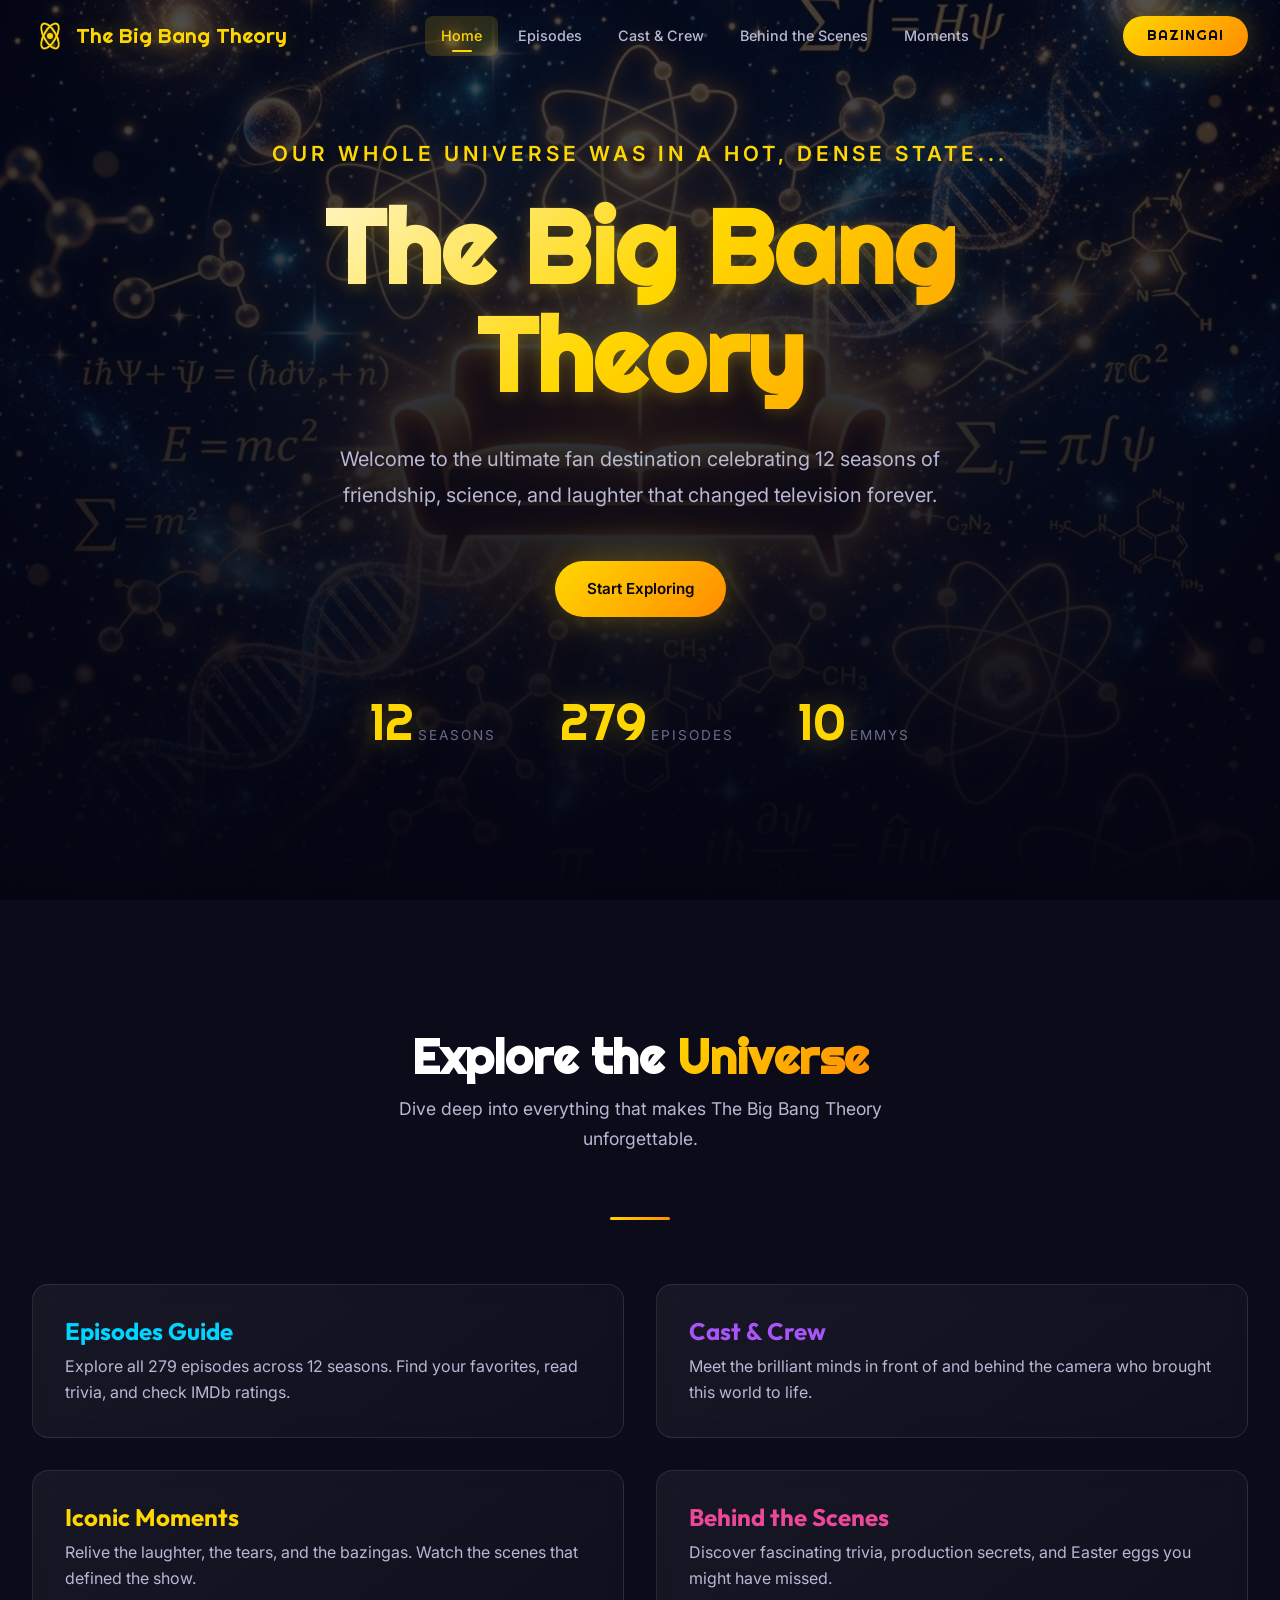
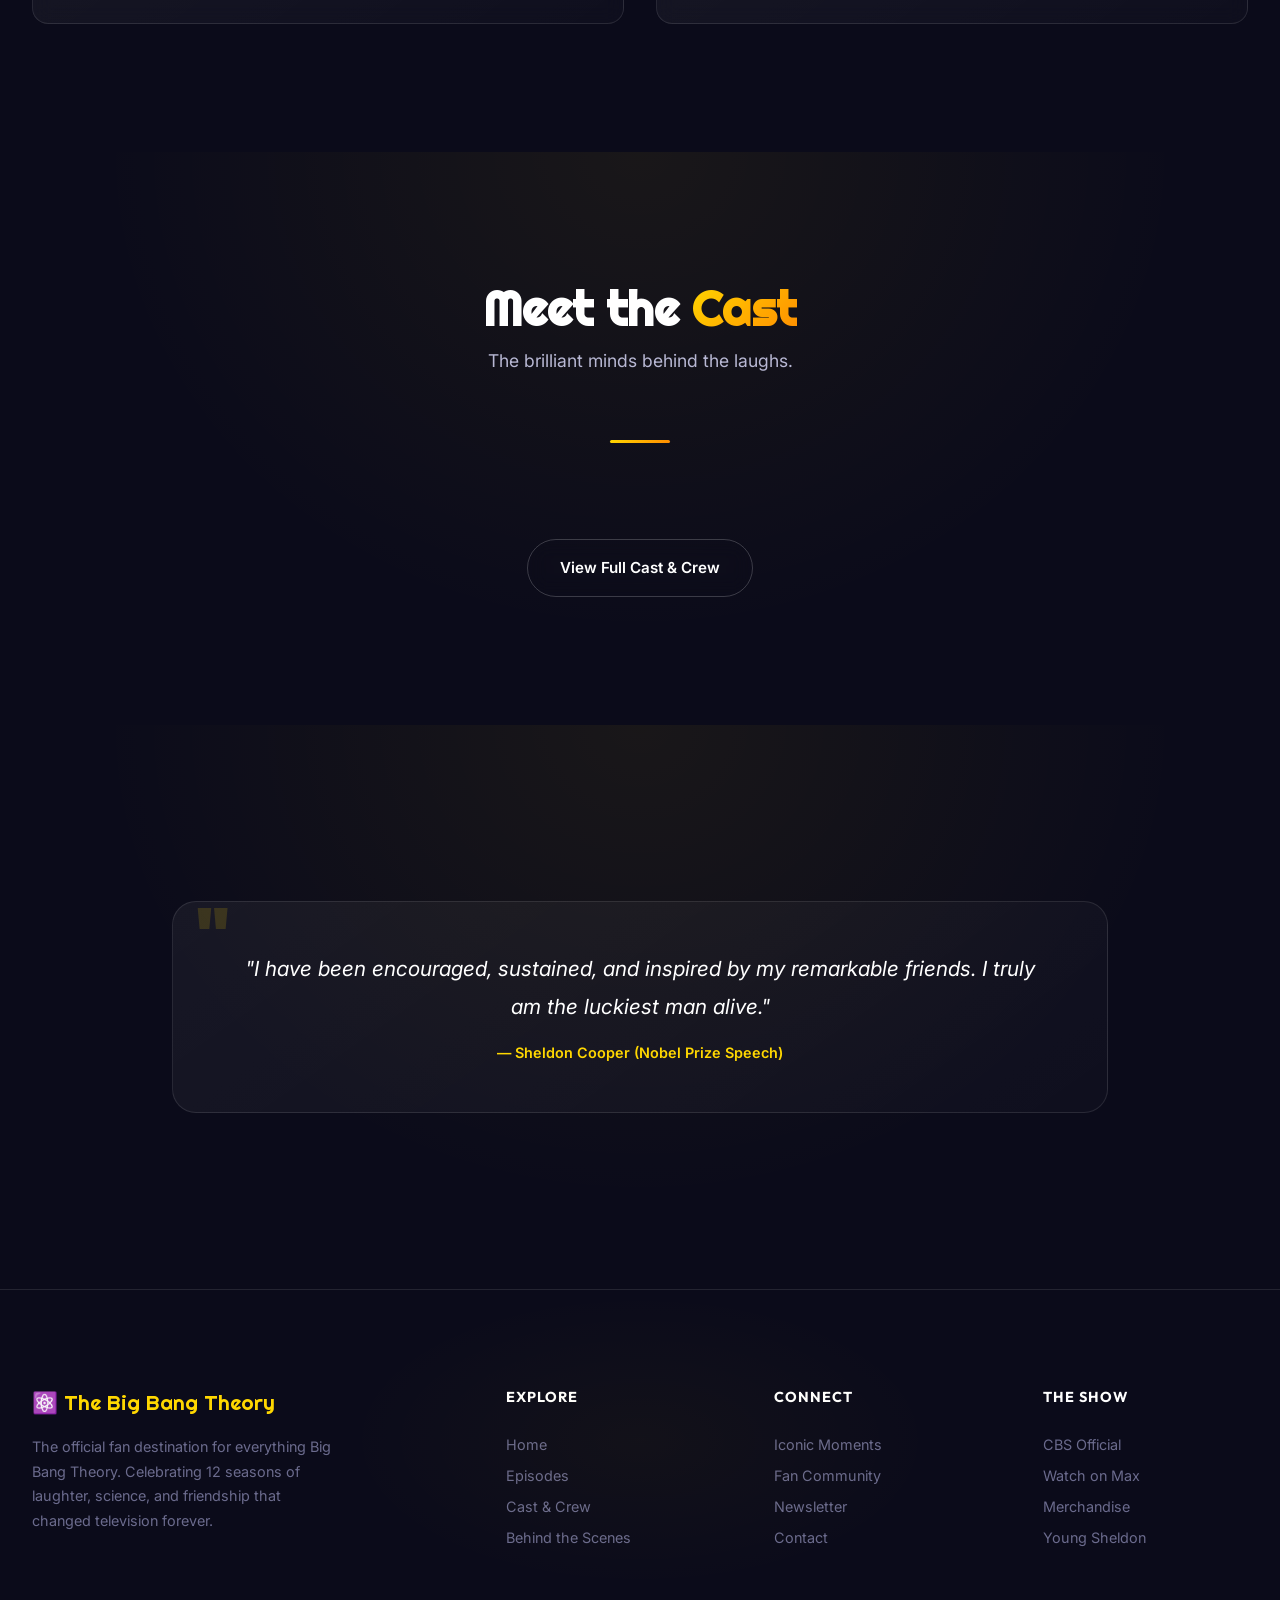
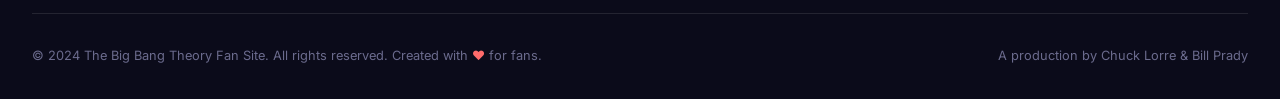
<file: index.html>
<!DOCTYPE html>
<html lang="en">
<head>
    <meta charset="UTF-8">
    <meta name="viewport" content="width=device-width, initial-scale=1.0">
    <title>The Big Bang Theory - Official Fan Website</title>
    <meta name="description" content="The ultimate fan destination for The Big Bang Theory. Explore episodes, iconic moments, cast details, and behind-the-scenes trivia.">
    <link rel="stylesheet" href="css/styles.css">
</head>
<body>
    <div class="stars-bg"></div>
    
    <!-- Navigation (Injected via JS) -->
    <div id="nav-placeholder"></div>

    <!-- Hero Section -->
    <header class="hero">
        <div class="hero-bg" id="main-hero-bg" style="background-image: url('images/hero-banner.jpg'); opacity: 0.4;"></div>
        <div class="hero-content">
            <div class="hero-tagline reveal">Our whole universe was in a hot, dense state...</div>
            <h1 class="hero-title reveal reveal-delay-1">The Big Bang Theory</h1>
            <p class="hero-description reveal reveal-delay-2">
                Welcome to the ultimate fan destination celebrating 12 seasons of friendship, 
                science, and laughter that changed television forever.
            </p>
            <div class="reveal reveal-delay-3">
                <a href="#explore" class="btn btn-primary" onclick="scrollToSection('explore'); return false;">
                    Start Exploring
                </a>
            </div>
            
            <div class="hero-stats reveal reveal-delay-4">
                <div class="hero-stat">
                    <span class="hero-stat-number count-up" data-count="12">0</span>
                    <span class="hero-stat-label">Seasons</span>
                </div>
                <div class="hero-stat">
                    <span class="hero-stat-number count-up" data-count="279">0</span>
                    <span class="hero-stat-label">Episodes</span>
                </div>
                <div class="hero-stat">
                    <span class="hero-stat-number count-up" data-count="10">0</span>
                    <span class="hero-stat-label">Emmys</span>
                </div>
            </div>
        </div>
    </header>

    <!-- Explore Section -->
    <section id="explore" class="section section-dark">
        <div class="container">
            <div class="section-header reveal">
                <h2 class="section-title">Explore the <span class="highlight">Universe</span></h2>
                <p class="section-subtitle">Dive deep into everything that makes The Big Bang Theory unforgettable.</p>
            </div>

            <div class="grid grid-2">
                <a href="episodes.html" class="card reveal">
                    <h3 class="font-heading" style="font-size: 1.5rem; margin-bottom: 0.5rem; color: var(--accent-cyan);">Episodes Guide</h3>
                    <p class="text-secondary">Explore all 279 episodes across 12 seasons. Find your favorites, read trivia, and check IMDb ratings.</p>
                </a>
                
                <a href="cast.html" class="card reveal reveal-delay-1">
                    <h3 class="font-heading" style="font-size: 1.5rem; margin-bottom: 0.5rem; color: var(--accent-purple);">Cast & Crew</h3>
                    <p class="text-secondary">Meet the brilliant minds in front of and behind the camera who brought this world to life.</p>
                </a>
                
                <a href="moments.html" class="card reveal reveal-delay-2">
                    <h3 class="font-heading" style="font-size: 1.5rem; margin-bottom: 0.5rem; color: var(--accent-gold);">Iconic Moments</h3>
                    <p class="text-secondary">Relive the laughter, the tears, and the bazingas. Watch the scenes that defined the show.</p>
                </a>
                
                <a href="behind-the-scenes.html" class="card reveal reveal-delay-3">
                    <h3 class="font-heading" style="font-size: 1.5rem; margin-bottom: 0.5rem; color: var(--accent-pink);">Behind the Scenes</h3>
                    <p class="text-secondary">Discover fascinating trivia, production secrets, and Easter eggs you might have missed.</p>
                </a>
            </div>
        </div>
    </section>

    <!-- Cast Section (Dynamically Loaded) -->
    <section class="section section-glass">
        <div class="container">
            <div class="section-header reveal">
                <h2 class="section-title">Meet the <span class="highlight">Cast</span></h2>
                <p class="section-subtitle">The brilliant minds behind the laughs.</p>
            </div>
            
            <div id="home-cast-gallery" class="grid grid-auto-fit reveal">
                <!-- Cast images loaded via TVMaze API -->
            </div>
            
            <div class="text-center reveal" style="margin-top: 2rem;">
                <a href="cast.html" class="btn btn-secondary">View Full Cast & Crew</a>
            </div>
        </div>
    </section>

    <!-- Quote Section -->
    <section class="section section-glass">
        <div class="container container-narrow">
            <div class="quote-block reveal">
                <p class="quote-text">"I have been encouraged, sustained, and inspired by my remarkable friends. I truly am the luckiest man alive."</p>
                <div class="quote-author">— Sheldon Cooper (Nobel Prize Speech)</div>
            </div>
        </div>
    </section>

    <!-- Footer (Injected via JS) -->
    <div id="footer-placeholder"></div>

    <div class="back-to-top">↑</div>

    <!-- Scripts -->
    <script src="js/data.js"></script>
    <script src="js/script.js"></script>
    <script>
        document.addEventListener('DOMContentLoaded', () => {
            document.getElementById('nav-placeholder').innerHTML = getNavHTML('home');
            document.getElementById('footer-placeholder').innerHTML = getFooterHTML();
            initNavigation();
            initCountUp();

            // Fetch official show image from TVMaze
            fetch('https://api.tvmaze.com/shows/66')
                .then(res => res.json())
                .then(data => {
                    if(data && data.image && data.image.original) {
                        const heroBg = document.getElementById('main-hero-bg');
                        heroBg.style.backgroundImage = `url('${data.image.original}')`;
                        heroBg.style.backgroundPosition = 'center top';
                    }
                })
                .catch(err => console.error('Error fetching TVMaze image:', err));

            // Fetch official cast images for home page
            fetch('https://api.tvmaze.com/shows/66/cast')
                .then(res => res.json())
                .then(data => {
                    const gallery = document.getElementById('home-cast-gallery');
                    // Display top 7 main cast members
                    const mainCastNames = ["Sheldon Cooper", "Leonard Hofstadter", "Penny", "Howard Wolowitz", "Rajesh Koothrappali", "Bernadette Rostenkowski-Wolowitz", "Amy Farrah Fowler"];
                    
                    const filteredCast = data.filter(c => mainCastNames.some(name => c.character.name.includes(name))).slice(0, 7);
                    
                    filteredCast.forEach(c => {
                        if (c.person.image && c.person.image.medium) {
                            const characterName = c.character.name.split(' ')[0];
                            const actorName = c.person.name;
                            const imgUrl = c.person.image.original || c.person.image.medium;
                            const html = `
                                <div class="card" style="padding: 0; overflow: hidden; border-radius: var(--radius-lg); text-align: center;">
                                    <div style="height: 300px; background-image: url('${escapeHTML(imgUrl)}'); background-size: cover; background-position: center top;"></div>
                                    <div style="padding: 1rem; background: rgba(0,0,0,0.4);">
                                        <h3 style="font-family: var(--font-heading); margin-bottom: 0.2rem; font-size: 1.1rem;">${escapeHTML(characterName)}</h3>
                                        <p style="color: var(--text-muted); font-size: 0.8rem;">${escapeHTML(actorName)}</p>
                                    </div>
                                </div>
                            `;
                            gallery.insertAdjacentHTML('beforeend', html);
                        }
                    });
                })
                .catch(err => console.error('Error fetching TVMaze cast:', err));
        });
    </script>
</body>
</html>
</file>
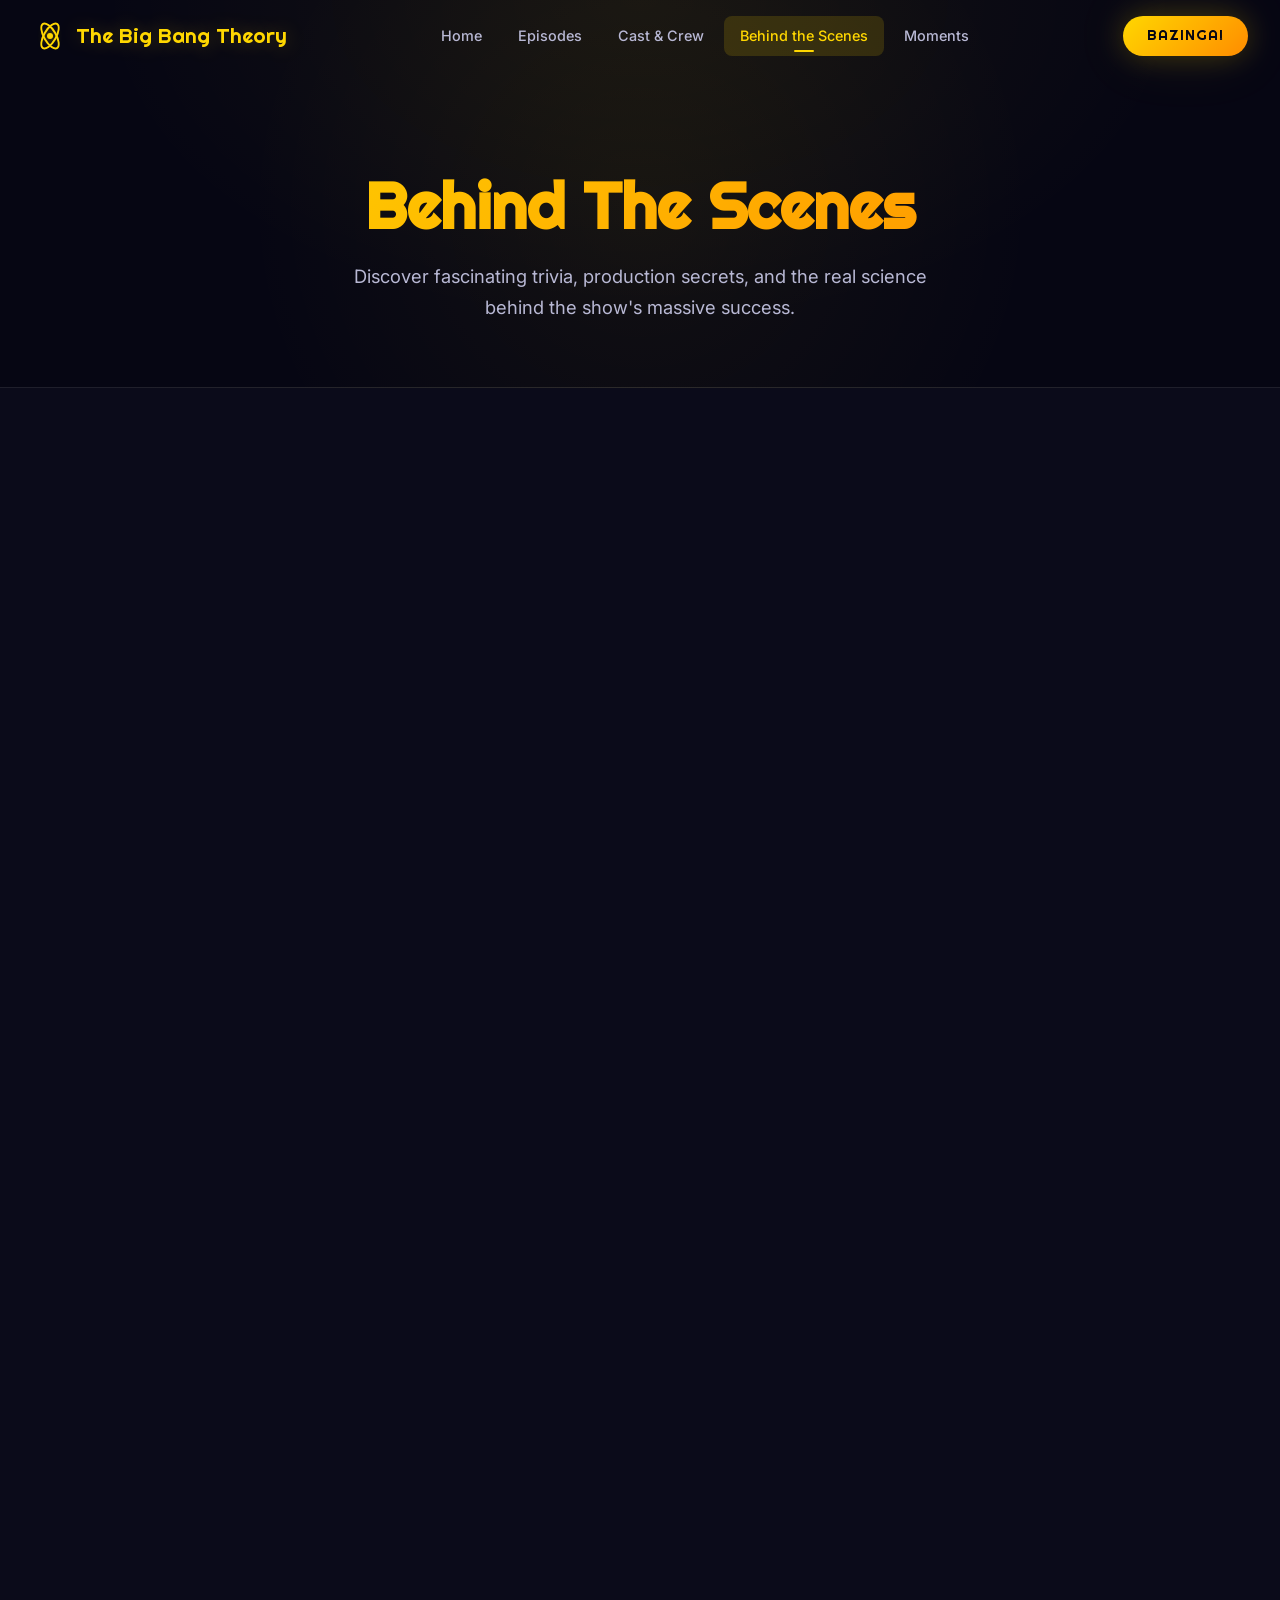
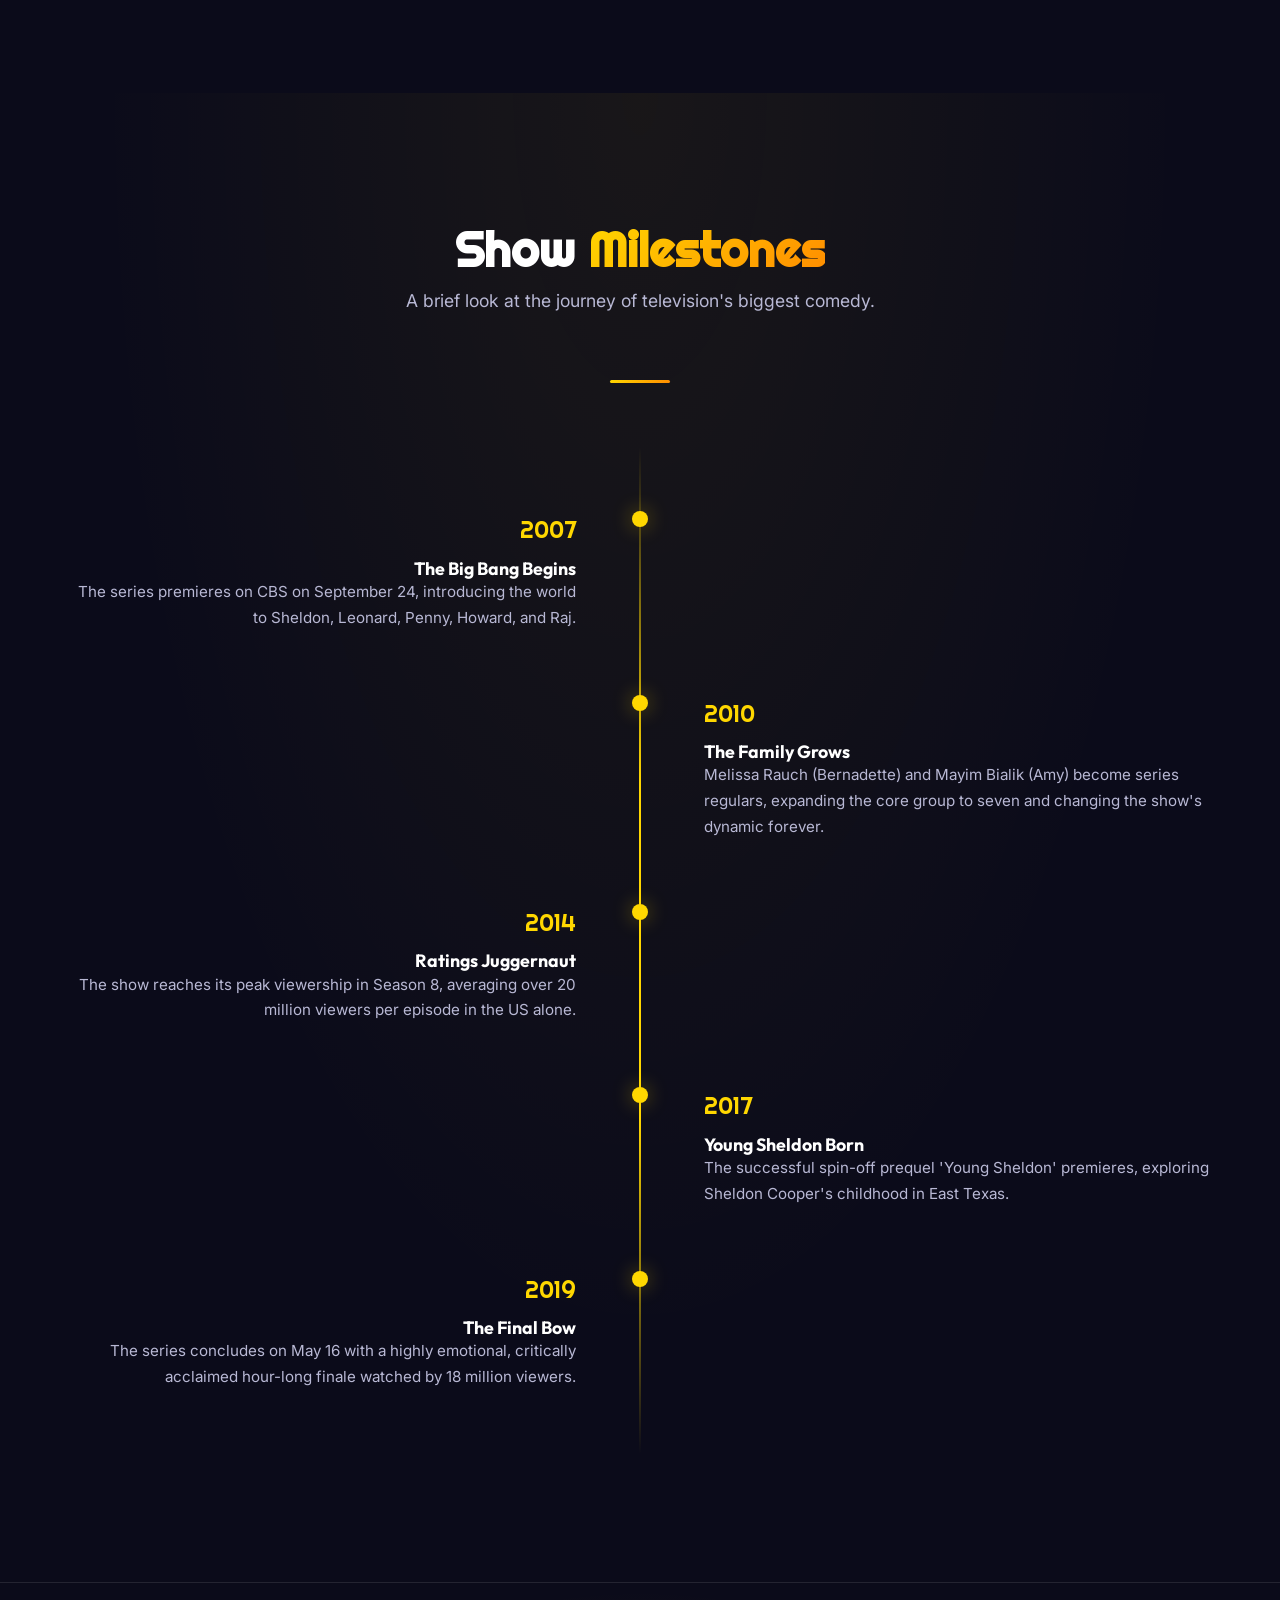
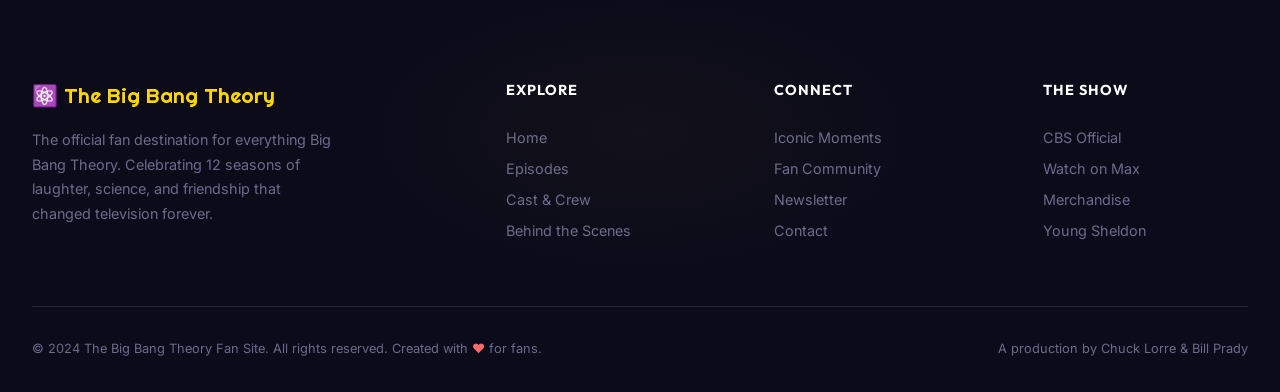
<file: behind-the-scenes.html>
<!DOCTYPE html>
<html lang="en">
<head>
    <meta charset="UTF-8">
    <meta name="viewport" content="width=device-width, initial-scale=1.0">
    <title>Behind the Scenes - The Big Bang Theory Fan Website</title>
    <meta name="description" content="Discover behind the scenes facts, production secrets, and Easter eggs from The Big Bang Theory.">
    <link rel="stylesheet" href="css/styles.css">
</head>
<body>
    <div class="stars-bg"></div>
    <div id="nav-placeholder"></div>

    <header class="page-hero">
        <div class="container">
            <h1 class="page-hero-title reveal">Behind The Scenes</h1>
            <p class="page-hero-subtitle reveal reveal-delay-1">Discover fascinating trivia, production secrets, and the real science behind the show's massive success.</p>
        </div>
    </header>

    <section class="section section-dark">
        <div class="container">
            
            <div class="grid grid-2" id="facts-container">
                <!-- Accordions generated by JS -->
            </div>

        </div>
    </section>

    <!-- Visual Timeline -->
    <section class="section section-glass">
        <div class="container">
            <div class="section-header reveal">
                <h2 class="section-title">Show <span class="highlight">Milestones</span></h2>
                <p class="section-subtitle">A brief look at the journey of television's biggest comedy.</p>
            </div>

            <div class="timeline reveal">
                <div class="timeline-item">
                    <div class="timeline-dot"></div>
                    <div class="timeline-year">2007</div>
                    <div class="timeline-content">
                        <h3 class="font-heading mb-xs">The Big Bang Begins</h3>
                        <p>The series premieres on CBS on September 24, introducing the world to Sheldon, Leonard, Penny, Howard, and Raj.</p>
                    </div>
                </div>
                <div class="timeline-item">
                    <div class="timeline-dot"></div>
                    <div class="timeline-year">2010</div>
                    <div class="timeline-content">
                        <h3 class="font-heading mb-xs">The Family Grows</h3>
                        <p>Melissa Rauch (Bernadette) and Mayim Bialik (Amy) become series regulars, expanding the core group to seven and changing the show's dynamic forever.</p>
                    </div>
                </div>
                <div class="timeline-item">
                    <div class="timeline-dot"></div>
                    <div class="timeline-year">2014</div>
                    <div class="timeline-content">
                        <h3 class="font-heading mb-xs">Ratings Juggernaut</h3>
                        <p>The show reaches its peak viewership in Season 8, averaging over 20 million viewers per episode in the US alone.</p>
                    </div>
                </div>
                <div class="timeline-item">
                    <div class="timeline-dot"></div>
                    <div class="timeline-year">2017</div>
                    <div class="timeline-content">
                        <h3 class="font-heading mb-xs">Young Sheldon Born</h3>
                        <p>The successful spin-off prequel 'Young Sheldon' premieres, exploring Sheldon Cooper's childhood in East Texas.</p>
                    </div>
                </div>
                <div class="timeline-item">
                    <div class="timeline-dot"></div>
                    <div class="timeline-year">2019</div>
                    <div class="timeline-content">
                        <h3 class="font-heading mb-xs">The Final Bow</h3>
                        <p>The series concludes on May 16 with a highly emotional, critically acclaimed hour-long finale watched by 18 million viewers.</p>
                    </div>
                </div>
            </div>
        </div>
    </section>

    <div id="footer-placeholder"></div>
    <div class="back-to-top">↑</div>

    <script src="js/data.js"></script>
    <script src="js/script.js"></script>
    <script>
        document.addEventListener('DOMContentLoaded', () => {
            document.getElementById('nav-placeholder').innerHTML = getNavHTML('bts');
            document.getElementById('footer-placeholder').innerHTML = getFooterHTML();
            initNavigation();
            
            renderFacts();
        });

        function renderFacts() {
            const container = document.getElementById('facts-container');
            
            FUN_FACTS.forEach((category, index) => {
                const delay = Math.min(index * 0.1, 0.4);
                let colClass = 'reveal'; // Default left column
                
                // create column wrapper
                const colWrapper = document.createElement('div');
                colWrapper.className = `flex-col gap-md ${colClass}`;
                colWrapper.style.animationDelay = `${delay}s`;

                // Header
                const headerHtml = `
                    <div class="category-header mt-lg" style="margin-bottom: 1rem;">
                        <h2>${category.icon} ${category.category}</h2>
                    </div>
                `;
                colWrapper.insertAdjacentHTML('beforeend', headerHtml);

                // Accordions
                category.facts.forEach(fact => {
                    const accHtml = `
                        <div class="accordion-item">
                            <div class="accordion-header">
                                <h3>${fact.title}</h3>
                                <span class="accordion-icon">▼</span>
                            </div>
                            <div class="accordion-body">
                                <div class="accordion-content">
                                    ${fact.text}
                                </div>
                            </div>
                        </div>
                    `;
                    colWrapper.insertAdjacentHTML('beforeend', accHtml);
                });

                container.appendChild(colWrapper);
            });

            // Initialize Accordion Logic
            const accordions = document.querySelectorAll('.accordion-header');
            accordions.forEach(acc => {
                acc.addEventListener('click', function() {
                    const item = this.parentElement;
                    // toggle active class
                    item.classList.toggle('active');
                });
            });
        }
    </script>
</body>
</html>
</file>
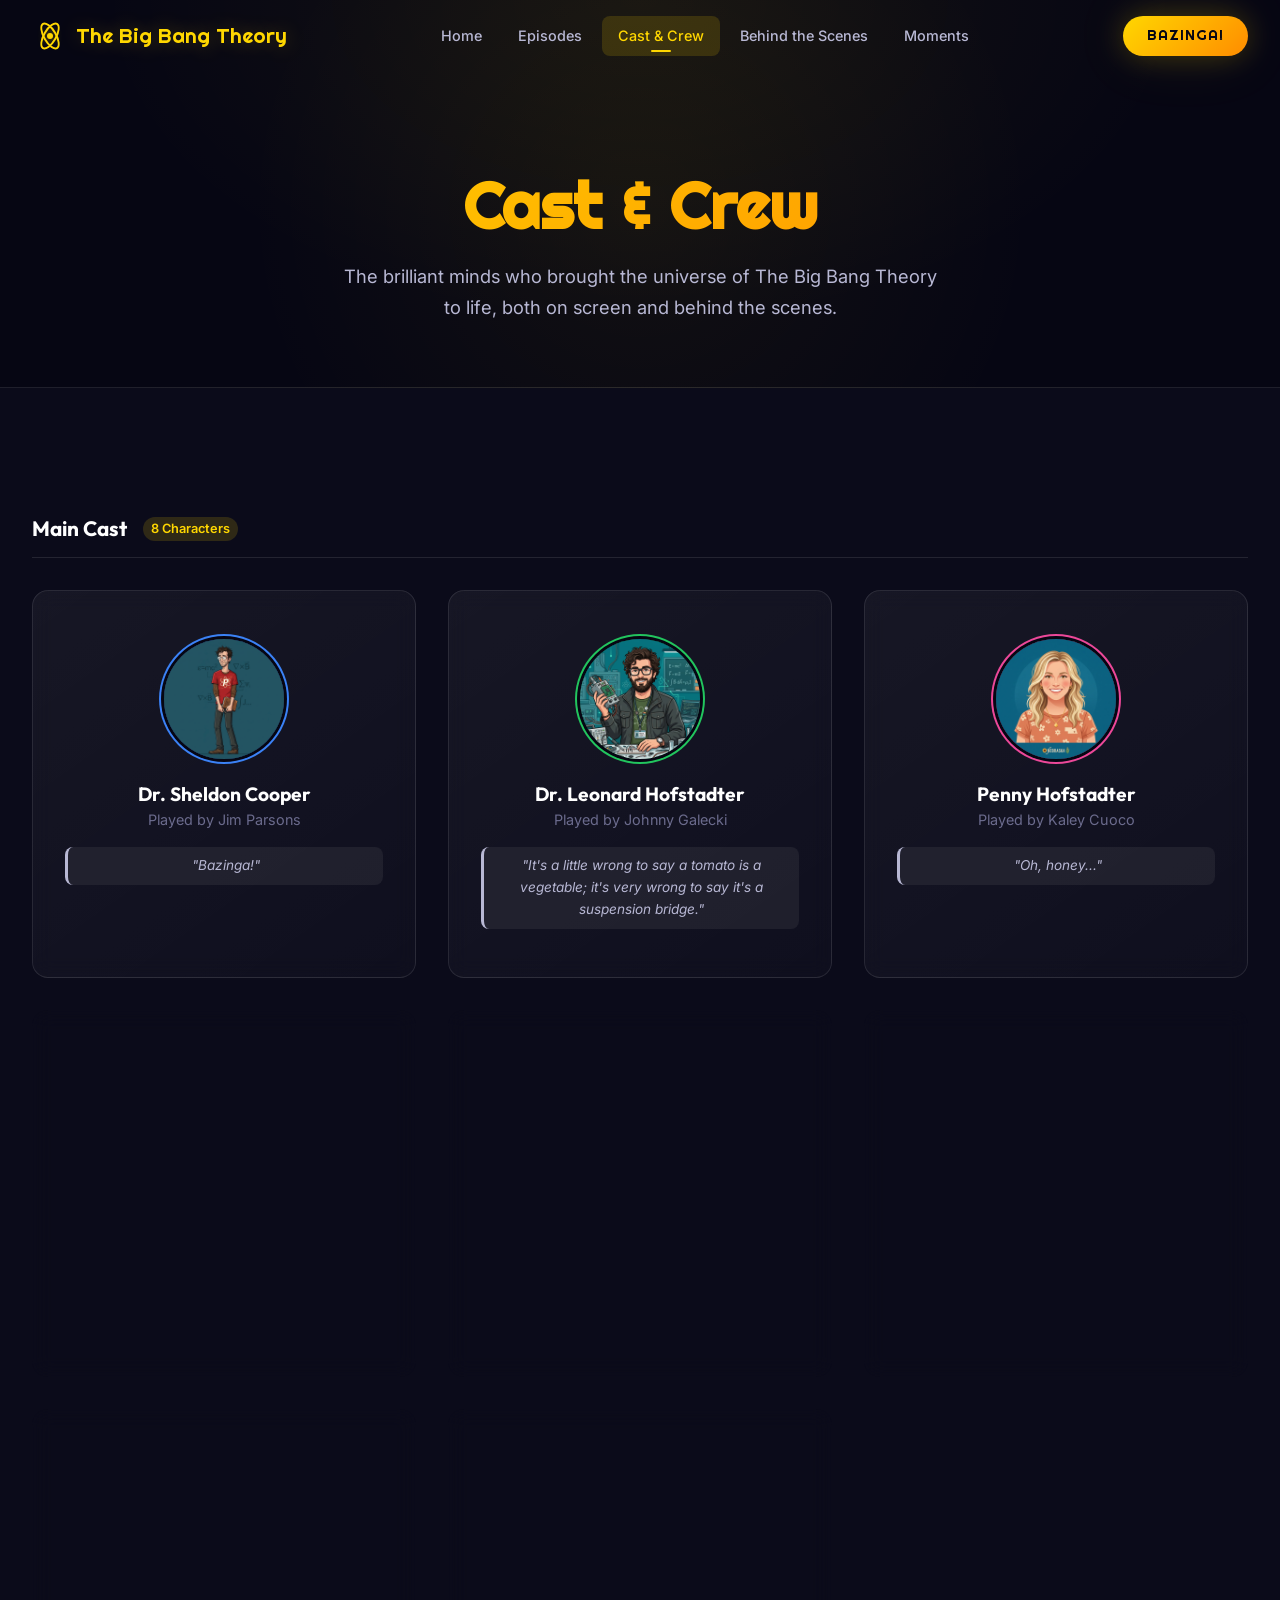
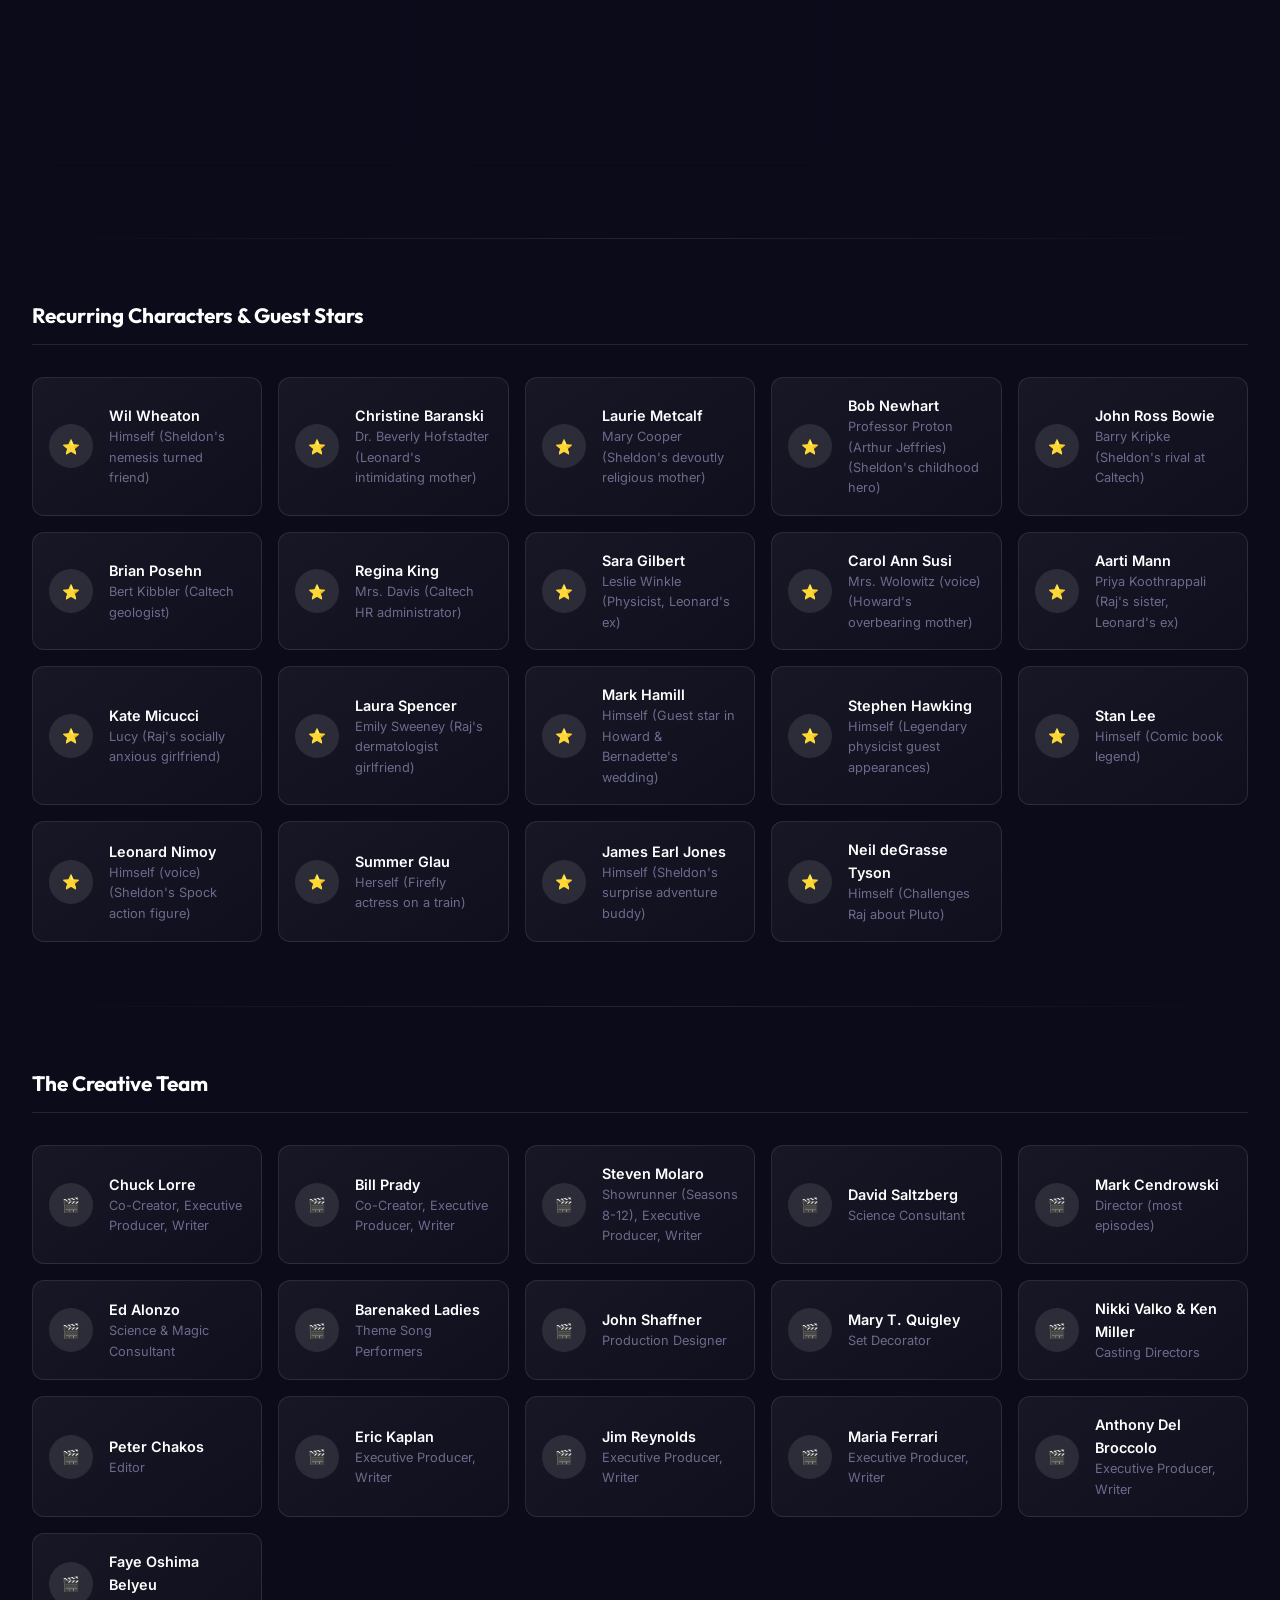
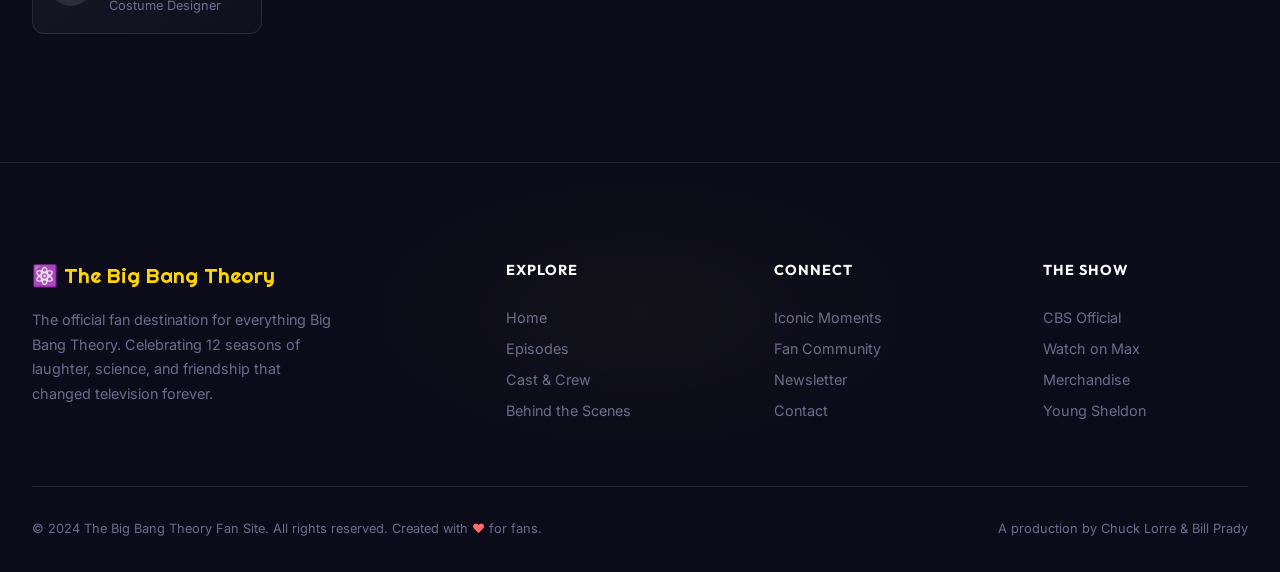
<file: cast.html>
<!DOCTYPE html>
<html lang="en">
<head>
    <meta charset="UTF-8">
    <meta name="viewport" content="width=device-width, initial-scale=1.0">
    <title>Cast & Crew - The Big Bang Theory Fan Website</title>
    <meta name="description" content="Meet the cast and crew of The Big Bang Theory. Character bios, actor details, and production team information.">
    <link rel="stylesheet" href="css/styles.css">
</head>
<body>
    <div class="stars-bg"></div>
    <div id="nav-placeholder"></div>

    <header class="page-hero">
        <div class="container">
            <h1 class="page-hero-title reveal">Cast & Crew</h1>
            <p class="page-hero-subtitle reveal reveal-delay-1">The brilliant minds who brought the universe of The Big Bang Theory to life, both on screen and behind the scenes.</p>
        </div>
    </header>

    <section class="section section-dark">
        <div class="container">
            <div class="category-header reveal">
                <h2>Main Cast</h2>
                <span class="category-count">8 Characters</span>
            </div>
            
            <div class="grid grid-auto-fit reveal" id="main-cast-container">
                <!-- Generated by JS -->
            </div>

            <div class="divider"></div>

            <div class="category-header reveal">
                <h2>Recurring Characters & Guest Stars</h2>
            </div>
            
            <div class="crew-grid reveal" id="recurring-cast-container">
                <!-- Generated by JS -->
            </div>

            <div class="divider"></div>

            <div class="category-header reveal">
                <h2>The Creative Team</h2>
            </div>
            
            <div class="crew-grid reveal" id="crew-container">
                <!-- Generated by JS -->
            </div>
        </div>
    </section>

    <!-- Character Modal -->
    <div class="modal-overlay" id="character-modal">
        <div class="modal">
            <button class="modal-close" onclick="closeModal()">×</button>
            <div id="modal-content"></div>
        </div>
    </div>

    <div id="footer-placeholder"></div>
    <div class="back-to-top">↑</div>

    <script src="js/data.js"></script>
    <script src="js/script.js"></script>
    <script>
        document.addEventListener('DOMContentLoaded', () => {
            document.getElementById('nav-placeholder').innerHTML = getNavHTML('cast');
            document.getElementById('footer-placeholder').innerHTML = getFooterHTML();
            initNavigation();

            // Fetch official TVMaze cast images
            fetch('https://api.tvmaze.com/shows/66/cast')
                .then(res => res.json())
                .then(data => {
                    // Create a mapping of actor name to image URL
                    const tvmazeImages = {};
                    data.forEach(c => {
                        if (c.person.image) {
                            tvmazeImages[c.person.name] = c.person.image.original || c.person.image.medium;
                        }
                    });

                    // Attach to MAIN_CAST
                    MAIN_CAST.forEach(char => {
                        if (tvmazeImages[char.actor]) {
                            char.officialImage = tvmazeImages[char.actor];
                        }
                    });

                    renderMainCast();
                    renderRecurringCast();
                    renderCrew();
                })
                .catch(err => {
                    console.error('Error fetching TVMaze cast:', err);
                    // Fallback to initial render if fetch fails
                    renderMainCast();
                    renderRecurringCast();
                    renderCrew();
                });

            // Modal outside click
            document.getElementById('character-modal').addEventListener('click', (e) => {
                if(e.target.id === 'character-modal') closeModal();
            });
        });

        function renderMainCast() {
            const container = document.getElementById('main-cast-container');
            container.innerHTML = '';
            
            MAIN_CAST.forEach((char, index) => {
                const delay = Math.min(index * 0.1, 0.5);
                const bgStyle = char.officialImage 
                    ? `background-image: url('${char.officialImage}'); background-size: cover; background-position: center top;`
                    : `background-image: url('images/${char.id}.jpg'); background-size: cover; background-position: center;`;

                const html = `
                    <div class="card cast-card" style="animation: fadeInUp 0.5s ease ${delay}s both; cursor: pointer;" onclick="openCharacterModal('${char.id}')">
                        <div class="cast-avatar" style="${bgStyle} border-color: ${char.color}; box-shadow: 0 0 0 3px var(--bg-deep), 0 0 0 5px ${char.color};"></div>
                        <h3 class="cast-character">${char.character}</h3>
                        <p class="cast-actor">Played by ${char.actor}</p>
                        <p class="cast-quote">"${char.catchphrase}"</p>
                    </div>
                `;
                container.insertAdjacentHTML('beforeend', html);
            });
        }

        function renderRecurringCast() {
            const container = document.getElementById('recurring-cast-container');
            RECURRING_CAST.forEach(person => {
                const html = `
                    <div class="crew-item">
                        <div class="crew-avatar">⭐</div>
                        <div>
                            <div class="crew-name">${person.actor}</div>
                            <div class="crew-role">${person.character} (${person.role})</div>
                        </div>
                    </div>
                `;
                container.insertAdjacentHTML('beforeend', html);
            });
        }

        function renderCrew() {
            const container = document.getElementById('crew-container');
            CREW.forEach(person => {
                const html = `
                    <div class="crew-item" data-tooltip="${person.note}">
                        <div class="crew-avatar">🎬</div>
                        <div>
                            <div class="crew-name">${person.name}</div>
                            <div class="crew-role">${person.role}</div>
                        </div>
                    </div>
                `;
                container.insertAdjacentHTML('beforeend', html);
            });
        }

        function openCharacterModal(charId) {
            const char = MAIN_CAST.find(c => c.id === charId);
            if(!char) return;

            const bgStyle = char.officialImage 
                ? `background-image: url('${char.officialImage}'); background-size: cover; background-position: center top;`
                : `background-image: url('images/${char.id}.jpg'); background-size: cover; background-position: center;`;

            const modalContent = document.getElementById('modal-content');
            modalContent.innerHTML = `
                <div class="text-center mb-lg">
                    <div class="cast-avatar mx-auto mb-md" style="${bgStyle} box-shadow: 0 0 0 3px var(--bg-deep), 0 0 0 5px ${char.color}, 0 0 30px ${char.color}40;"></div>
                    <h2 class="font-display" style="font-size: 2rem; margin-bottom: 0.5rem; color: ${char.color};">${char.character}</h2>
                    <p class="text-secondary" style="font-size: 1.1rem;">Played by ${char.actor}</p>
                </div>
                
                <div class="grid grid-2 mb-xl">
                    <div>
                        <div class="text-muted" style="font-size: 0.8rem; text-transform: uppercase;">Role / Profession</div>
                        <div class="font-heading" style="font-weight: 600;">${char.role}</div>
                    </div>
                    <div>
                        <div class="text-muted" style="font-size: 0.8rem; text-transform: uppercase;">Seasons</div>
                        <div class="font-heading" style="font-weight: 600;">${char.seasons}</div>
                    </div>
                </div>

                <div class="mb-xl">
                    <h3 class="font-heading mb-sm">Biography</h3>
                    <p class="text-secondary" style="line-height: 1.7;">${char.bio}</p>
                </div>

                <div class="mb-xl">
                    <h3 class="font-heading mb-sm">Key Traits</h3>
                    <div class="flex flex-wrap gap-sm">
                        ${char.traits.map(t => `<span class="tag" style="background: ${char.color}20; color: ${char.color};">${t}</span>`).join('')}
                    </div>
                </div>

                <div style="padding: 1rem; background: rgba(255,215,0,0.05); border-left: 3px solid var(--accent-gold); border-radius: 4px;">
                    <strong class="text-gold">Fun Fact:</strong> <span class="text-secondary">${char.funFact}</span>
                </div>
            `;

            document.getElementById('character-modal').classList.add('active');
        }

        function closeModal() {
            document.getElementById('character-modal').classList.remove('active');
        }
    </script>
</body>
</html>
</file>
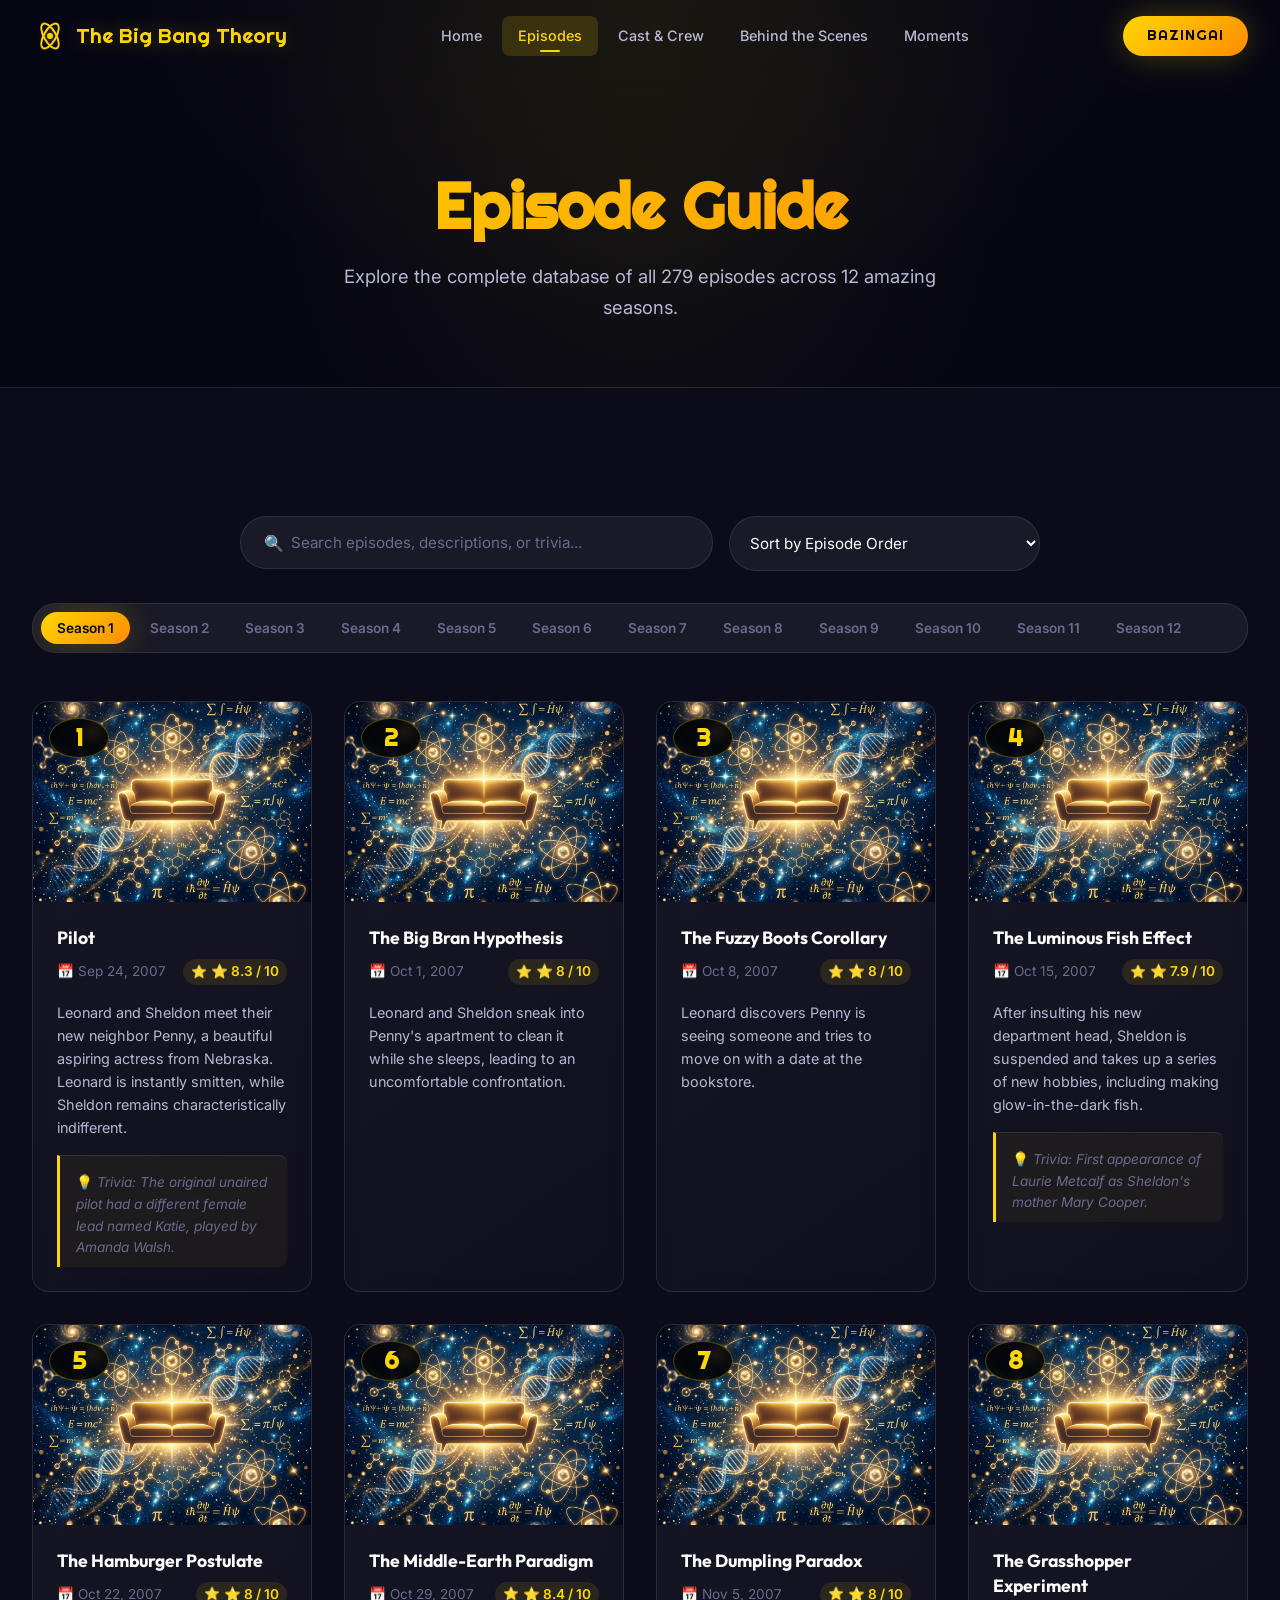
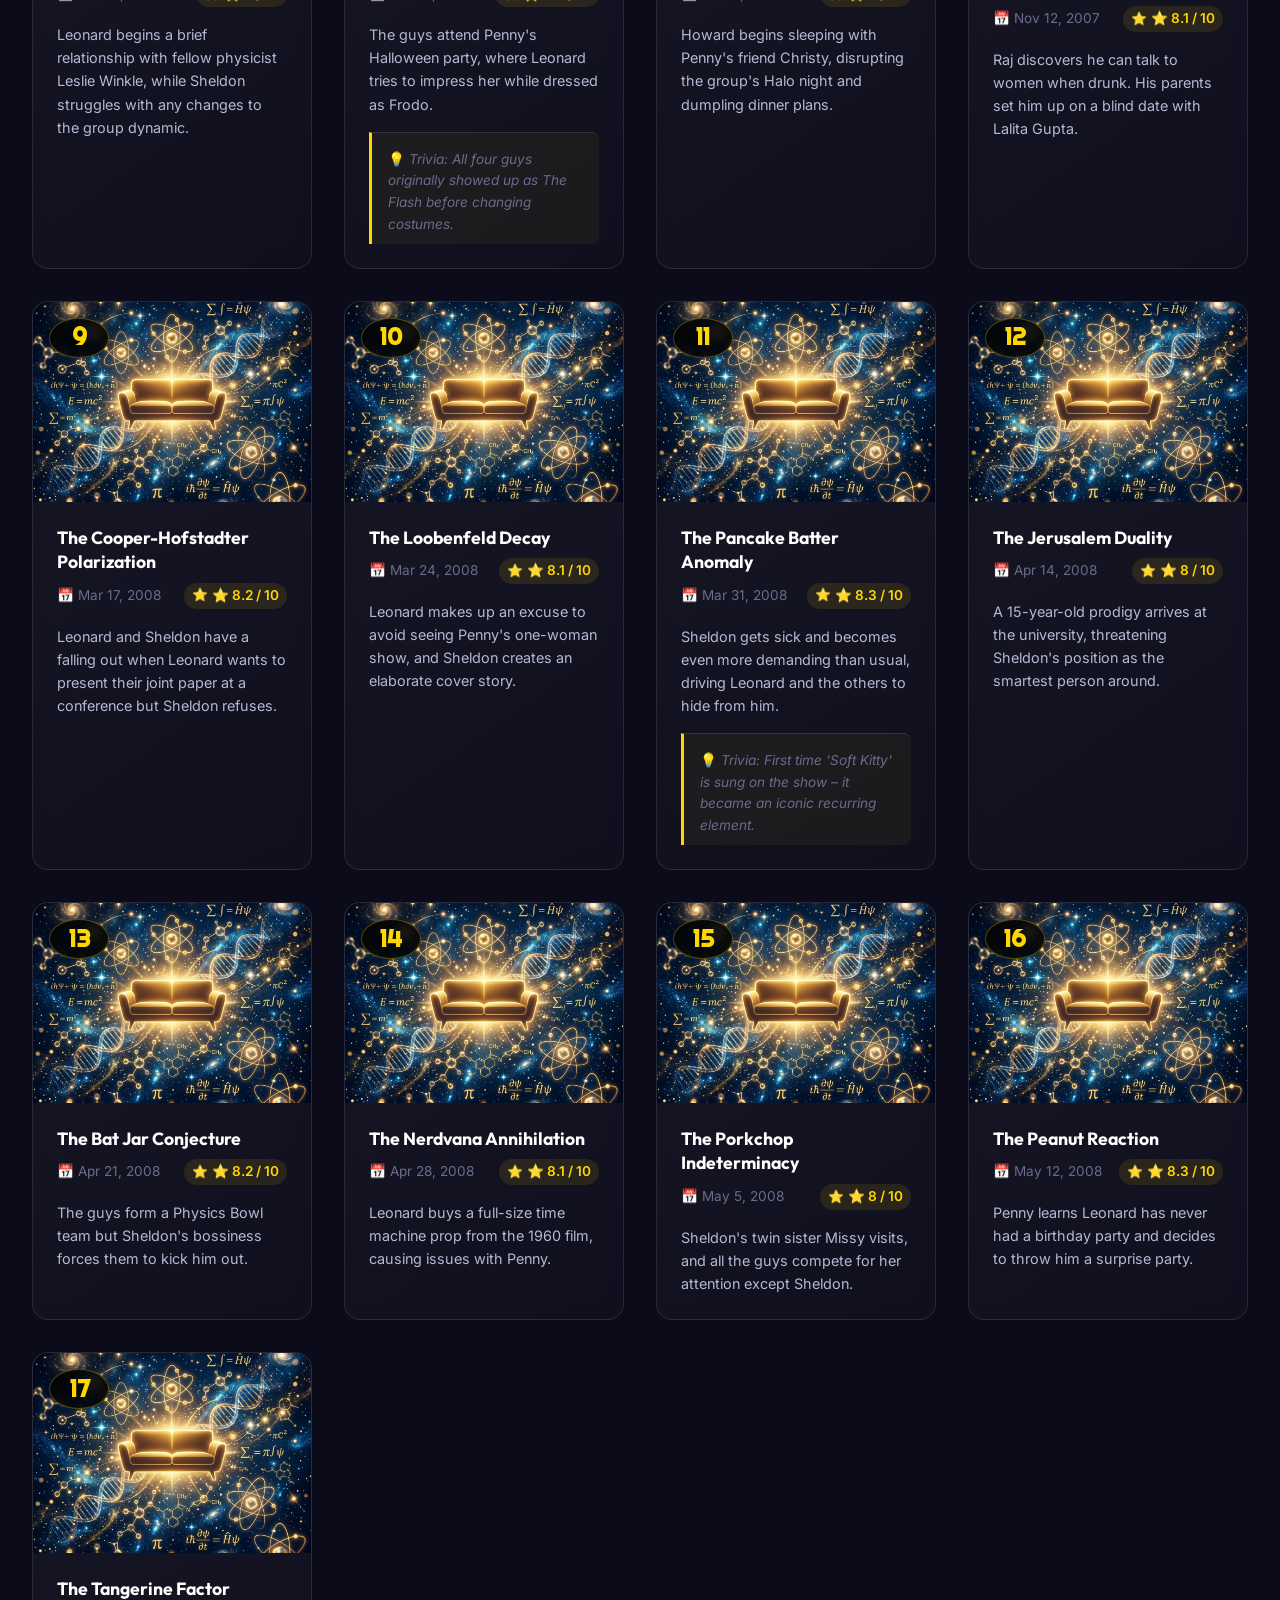
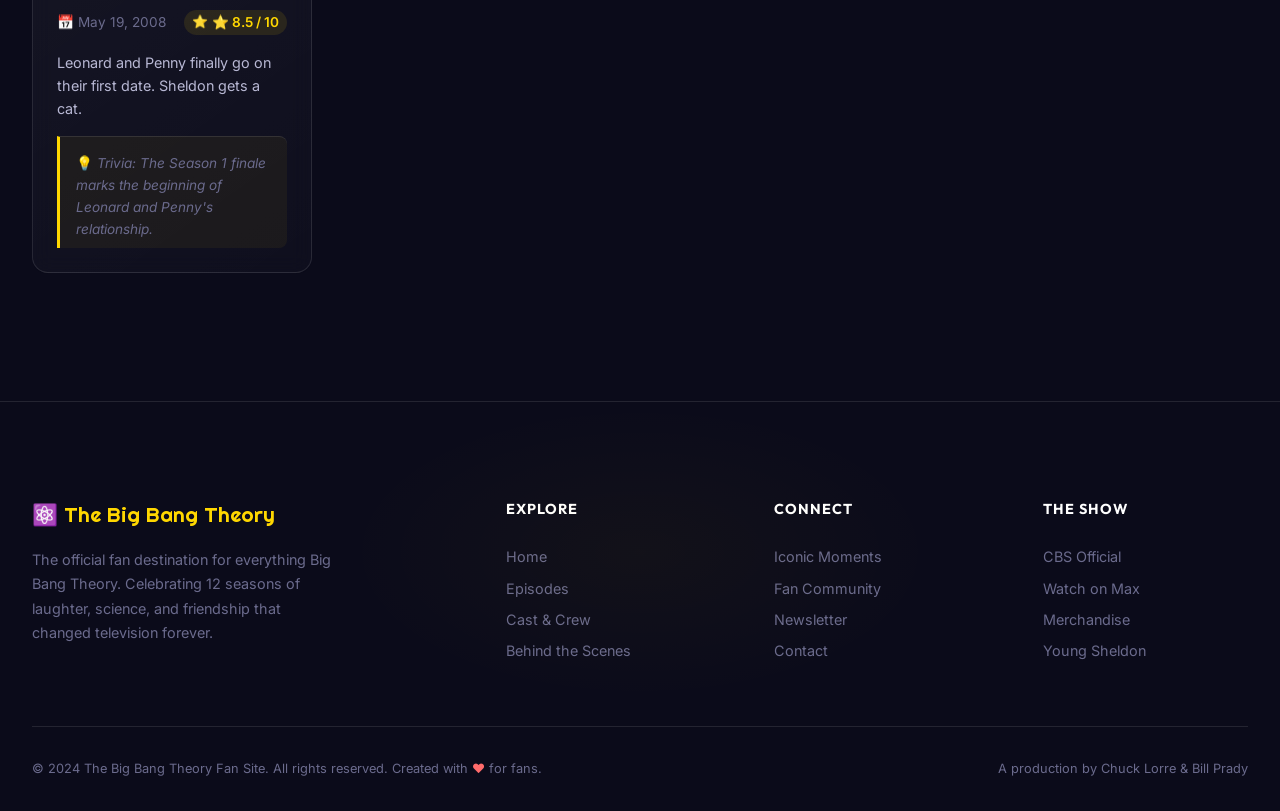
<file: episodes.html>
<!DOCTYPE html>
<html lang="en">
<head>
    <meta charset="UTF-8">
    <meta name="viewport" content="width=device-width, initial-scale=1.0">
    <title>Episodes - The Big Bang Theory Fan Website</title>
    <meta name="description" content="Complete episode guide for The Big Bang Theory. Browse all 12 seasons, read descriptions, and find trivia.">
    <link rel="stylesheet" href="css/styles.css">
</head>
<body>
    <div class="stars-bg"></div>
    <div id="nav-placeholder"></div>

    <header class="page-hero">
        <div class="container">
            <h1 class="page-hero-title reveal">Episode Guide</h1>
            <p class="page-hero-subtitle reveal reveal-delay-1">Explore the complete database of all 279 episodes across 12 amazing seasons.</p>
        </div>
    </header>

    <section class="section section-dark">
        <div class="container">
            <!-- Search & Filters -->
            <div class="search-bar reveal" style="display: flex; gap: 1rem; max-width: 800px; margin: 0 auto 2rem;">
                <div style="position: relative; flex: 1;">
                    <span class="search-icon">🔍</span>
                    <input type="text" id="episode-search" class="search-input" placeholder="Search episodes, descriptions, or trivia...">
                </div>
                <select id="sort-select" class="search-input" style="width: auto; padding-left: 1rem; cursor: pointer;">
                    <option value="ep-asc">Sort by Episode Order</option>
                    <option value="imdb-desc">Sort by IMDb Rating (High to Low)</option>
                    <option value="imdb-asc">Sort by IMDb Rating (Low to High)</option>
                </select>
            </div>

            <div class="season-tabs reveal" id="season-tabs">
                <!-- Tabs generated by JS -->
            </div>

            <div id="episodes-container" class="grid grid-auto-fill reveal">
                <!-- Episodes generated by JS -->
            </div>
        </div>
    </section>

    <div id="footer-placeholder"></div>
    <div class="back-to-top">↑</div>

    <script src="js/data.js"></script>
    <script src="js/script.js"></script>
    <script>
        document.addEventListener('DOMContentLoaded', () => {
            document.getElementById('nav-placeholder').innerHTML = getNavHTML('episodes');
            document.getElementById('footer-placeholder').innerHTML = getFooterHTML();
            initNavigation();
            
            let currentSeason = 1;
            const container = document.getElementById('episodes-container');
            const tabsContainer = document.getElementById('season-tabs');
            const searchInput = document.getElementById('episode-search');
            const sortSelect = document.getElementById('sort-select');
            
            // Map to store TVMaze image URLs (e.g. "S1E1": "http...")
            const episodeImages = {};
            let isFetchingImages = true;

            // Fetch TVMaze episode data
            fetch('https://api.tvmaze.com/shows/66/episodes')
                .then(res => res.json())
                .then(data => {
                    data.forEach(ep => {
                        if(ep.image && ep.image.medium) {
                            episodeImages[`S${ep.season}E${ep.number}`] = ep.image.medium;
                        }
                    });
                    isFetchingImages = false;
                    renderEpisodes(); // Re-render once images are loaded
                })
                .catch(err => {
                    console.error('Error fetching TVMaze episodes:', err);
                    isFetchingImages = false;
                });

            // Render Tabs
            for(let i = 1; i <= 12; i++) {
                const tab = document.createElement('button');
                tab.className = `season-tab ${i === 1 ? 'active' : ''}`;
                tab.textContent = `Season ${i}`;
                tab.onclick = () => {
                    document.querySelectorAll('.season-tab').forEach(t => t.classList.remove('active'));
                    tab.classList.add('active');
                    currentSeason = i;
                    renderEpisodes();
                    searchInput.value = ''; // clear search on tab change
                };
                tabsContainer.appendChild(tab);
            }

            function renderEpisodes(filteredEpisodes = null) {
                container.innerHTML = '';
                let episodesToRender = filteredEpisodes || [...EPISODES[currentSeason]];
                
                // Apply sorting
                const sortValue = sortSelect.value;
                if (sortValue === 'imdb-desc') {
                    episodesToRender.sort((a, b) => b.rating - a.rating);
                } else if (sortValue === 'imdb-asc') {
                    episodesToRender.sort((a, b) => a.rating - b.rating);
                } else {
                    // Default episode order (usually by ep number, or season then ep number)
                    episodesToRender.sort((a, b) => {
                        if (a.season && b.season && a.season !== b.season) {
                            return a.season - b.season;
                        }
                        return a.ep - b.ep;
                    });
                }
                
                if (episodesToRender.length === 0) {
                    container.innerHTML = '<p class="text-center text-muted" style="padding: 2rem; grid-column: 1 / -1;">No episodes found matching your search.</p>';
                    return;
                }

                episodesToRender.forEach((ep, index) => {
                    const delay = Math.min(index * 0.1, 0.5);
                    const epSeason = ep.season || currentSeason; // default to current season if search doesn't provide it
                    const imgUrl = episodeImages[`S${epSeason}E${ep.ep}`] || 'images/hero-banner.jpg'; // fallback image
                    
                    const epHtml = `
                        <div class="card episode-card" style="animation: fadeInUp 0.5s ease ${delay}s both; flex-direction: column; padding: 0; overflow: hidden; gap: 0;">
                            <div style="width: 100%; height: 200px; background-image: url('${imgUrl}'); background-size: cover; background-position: center; position: relative;">
                                <div class="episode-number" style="position: absolute; top: 1rem; left: 1rem; background: rgba(0,0,0,0.8); backdrop-filter: blur(5px); color: var(--accent-gold); width: 40px; height: 40px; display: flex; align-items: center; justify-content: center; border-radius: 50%; font-weight: bold; border: 1px solid rgba(255,215,0,0.3);">${ep.ep}</div>
                            </div>
                            <div class="episode-info" style="padding: 1.5rem;">
                                <h3 class="episode-title" style="margin-bottom: 0.5rem; font-family: var(--font-heading); font-size: 1.1rem; line-height: 1.4;">${ep.title}</h3>
                                <div class="episode-meta" style="margin-bottom: 1rem; font-size: 0.85rem; display: flex; justify-content: space-between; color: var(--text-muted);">
                                    <span>📅 ${ep.date}</span>
                                    <span class="rating-imdb" style="color: var(--accent-gold);">⭐ ${ep.rating} / 10</span>
                                </div>
                                <p class="episode-desc" style="font-size: 0.9rem; color: var(--text-secondary); line-height: 1.6;">${ep.desc}</p>
                                ${ep.trivia ? `<div class="episode-trivia" style="margin-top: 1rem; padding-top: 1rem; border-top: 1px solid var(--glass-border); font-size: 0.85rem; color: var(--text-muted);"><i>Trivia: ${ep.trivia}</i></div>` : ''}
                            </div>
                        </div>
                    `;
                    container.insertAdjacentHTML('beforeend', epHtml);
                });
            }

            // Search functionality
            searchInput.addEventListener('input', debounce((e) => {
                const term = e.target.value.toLowerCase();
                if (!term) {
                    renderEpisodes(); // reset to current season
                    return;
                }

                // Search across all seasons
                let results = [];
                for(let season in EPISODES) {
                    EPISODES[season].forEach(ep => {
                        const searchableText = `${ep.title} ${ep.desc} ${ep.trivia || ''} S${season}E${ep.ep}`.toLowerCase();
                        if(searchableText.includes(term)) {
                            results.push({...ep, season}); // attach season for reference if needed
                        }
                    });
                }
                
                // Clear active tabs visually since we are searching globally
                document.querySelectorAll('.season-tab').forEach(t => t.classList.remove('active'));
                renderEpisodes(results);
            }, 300));

            // Sort functionality
            sortSelect.addEventListener('change', () => {
                const term = searchInput.value.toLowerCase().trim();
                if (term) {
                    // Re-trigger search to apply sort to search results
                    searchInput.dispatchEvent(new Event('input'));
                } else {
                    // Just re-render current season with new sort
                    renderEpisodes();
                }
            });

            // Initial render
            renderEpisodes();
        });
    </script>
</body>
</html>
</file>
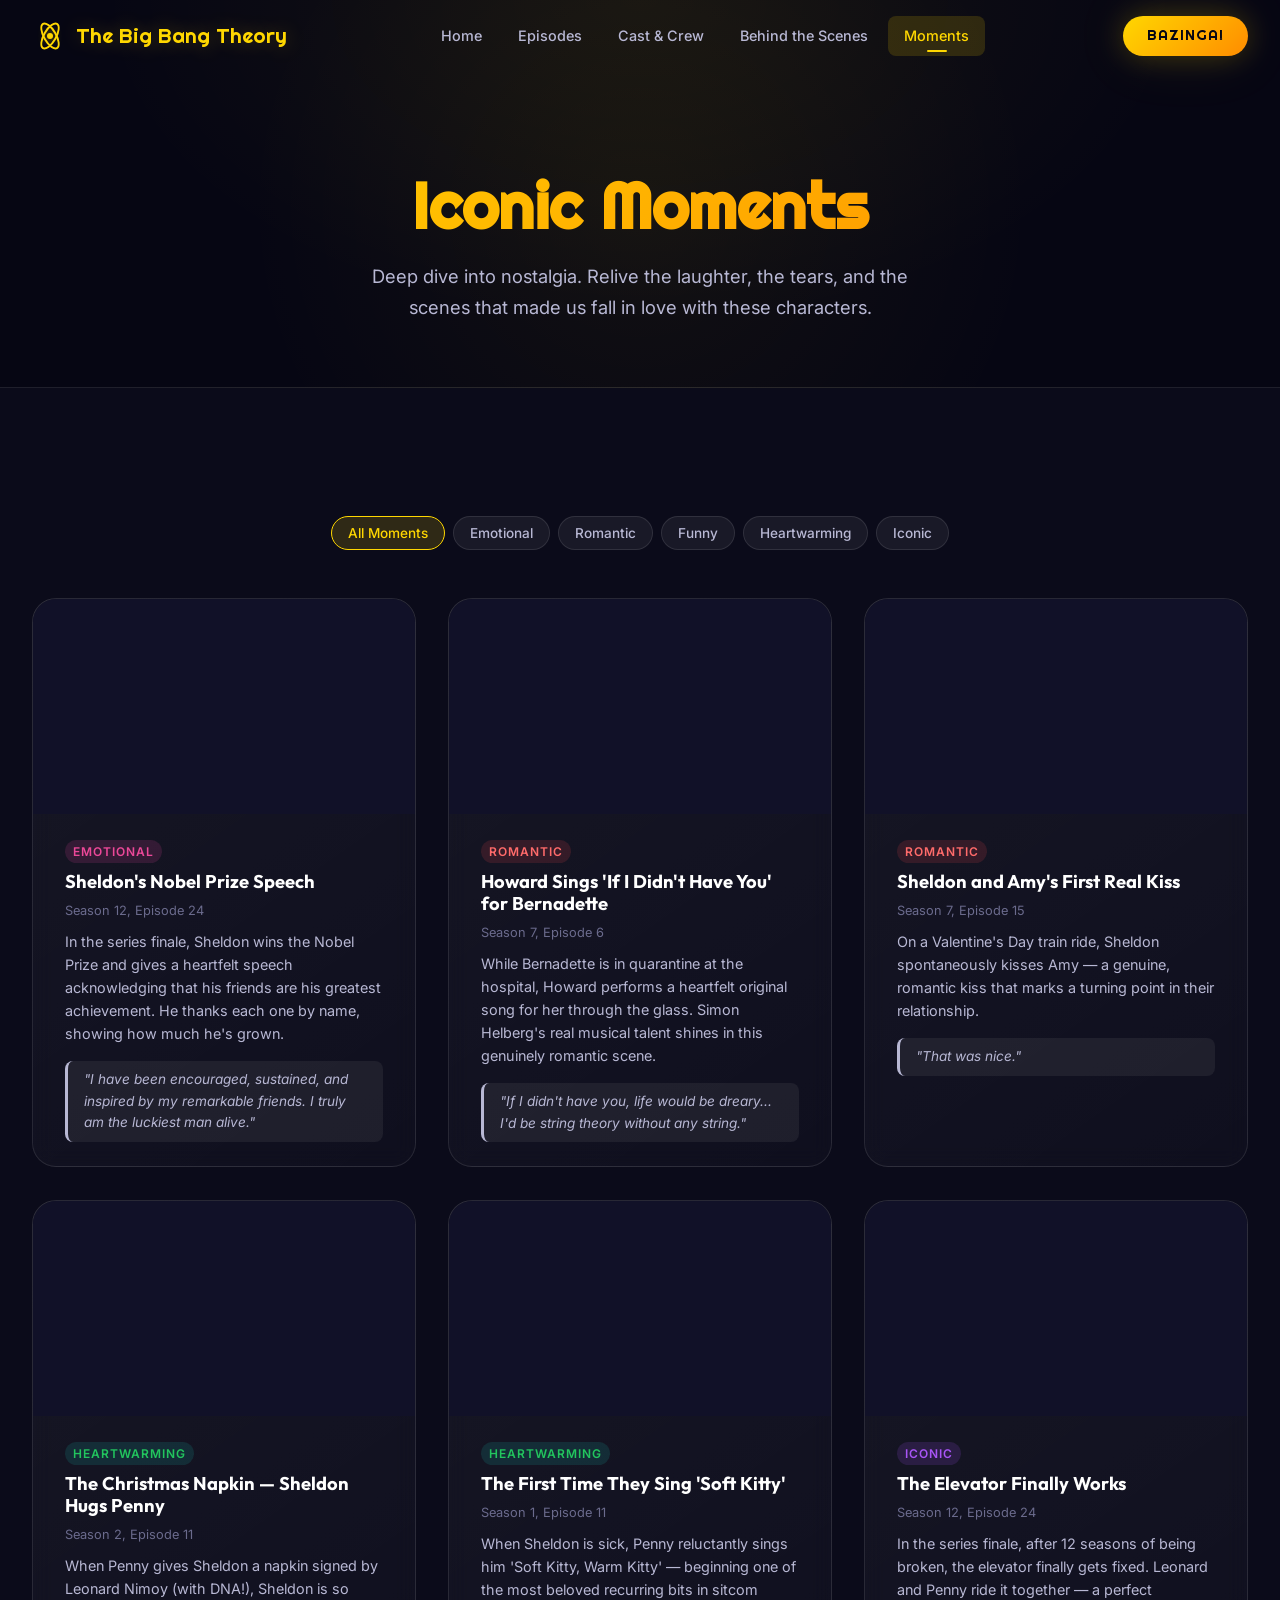
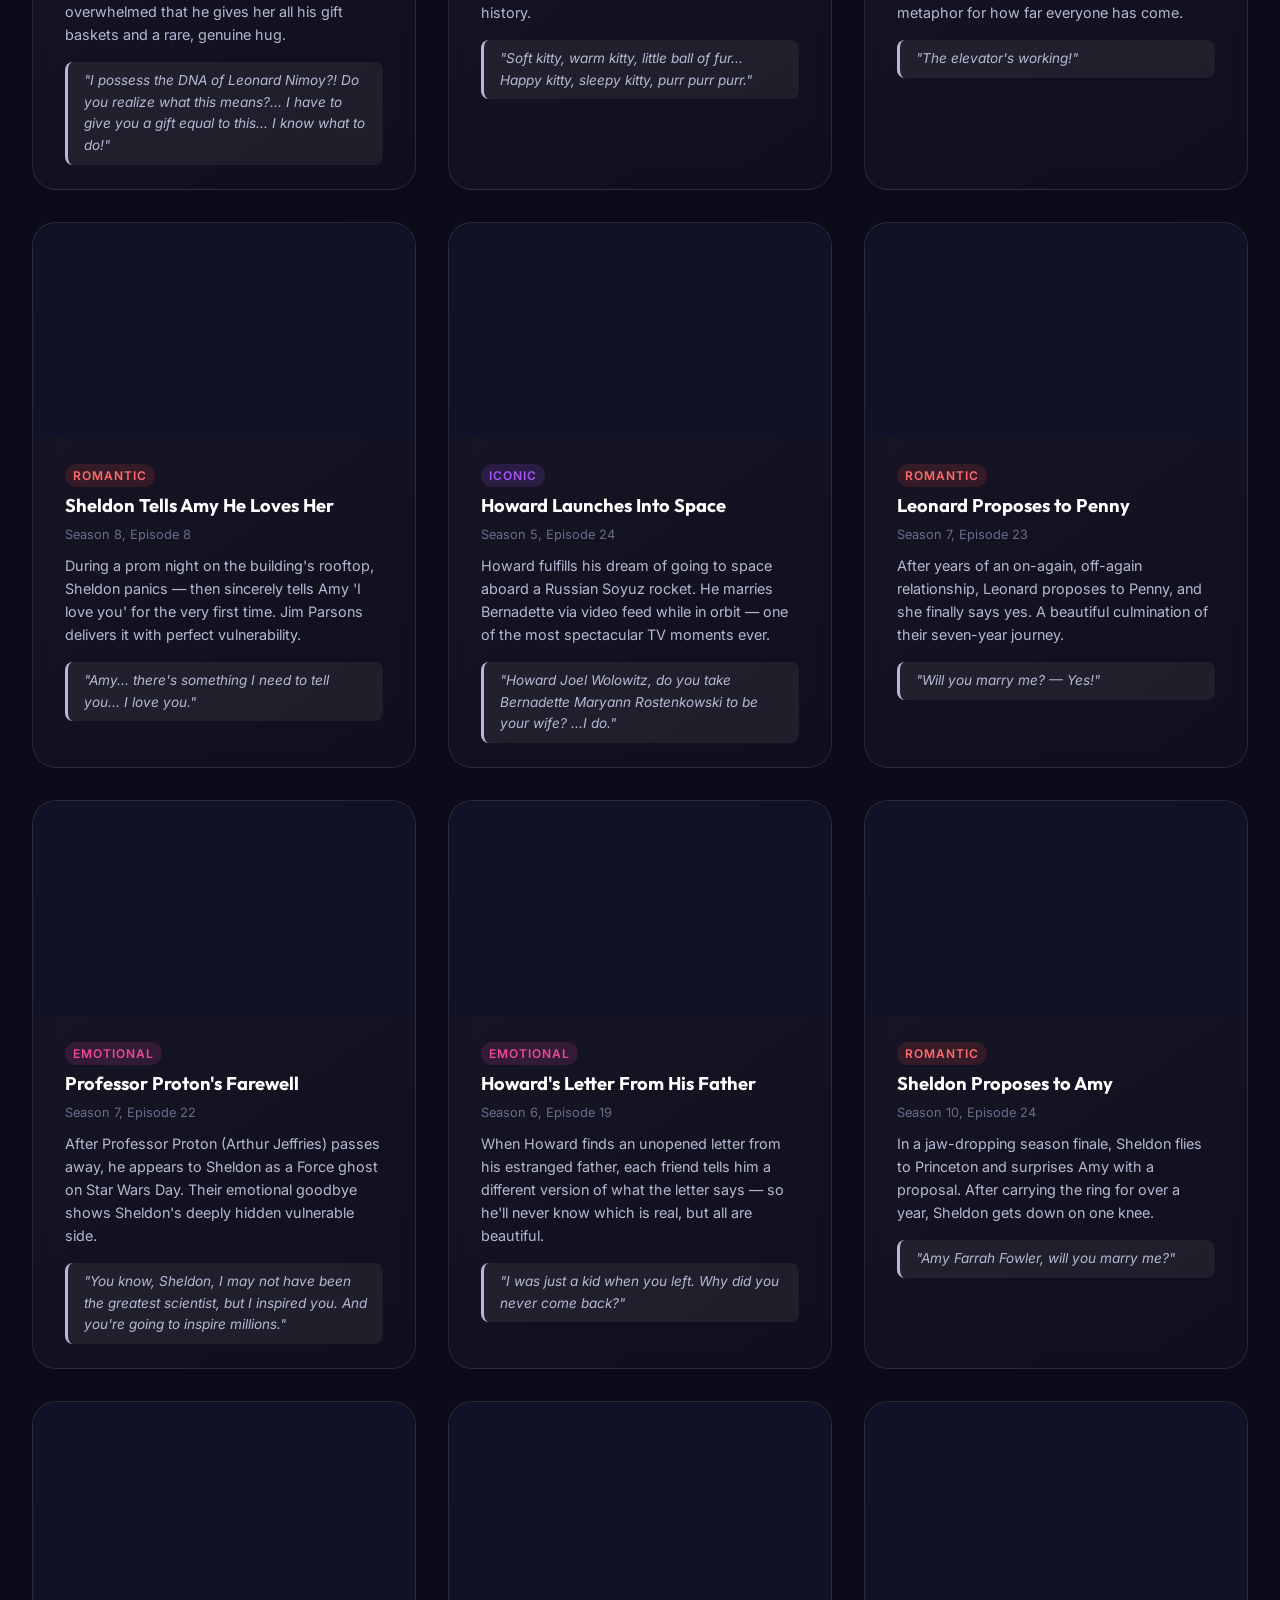
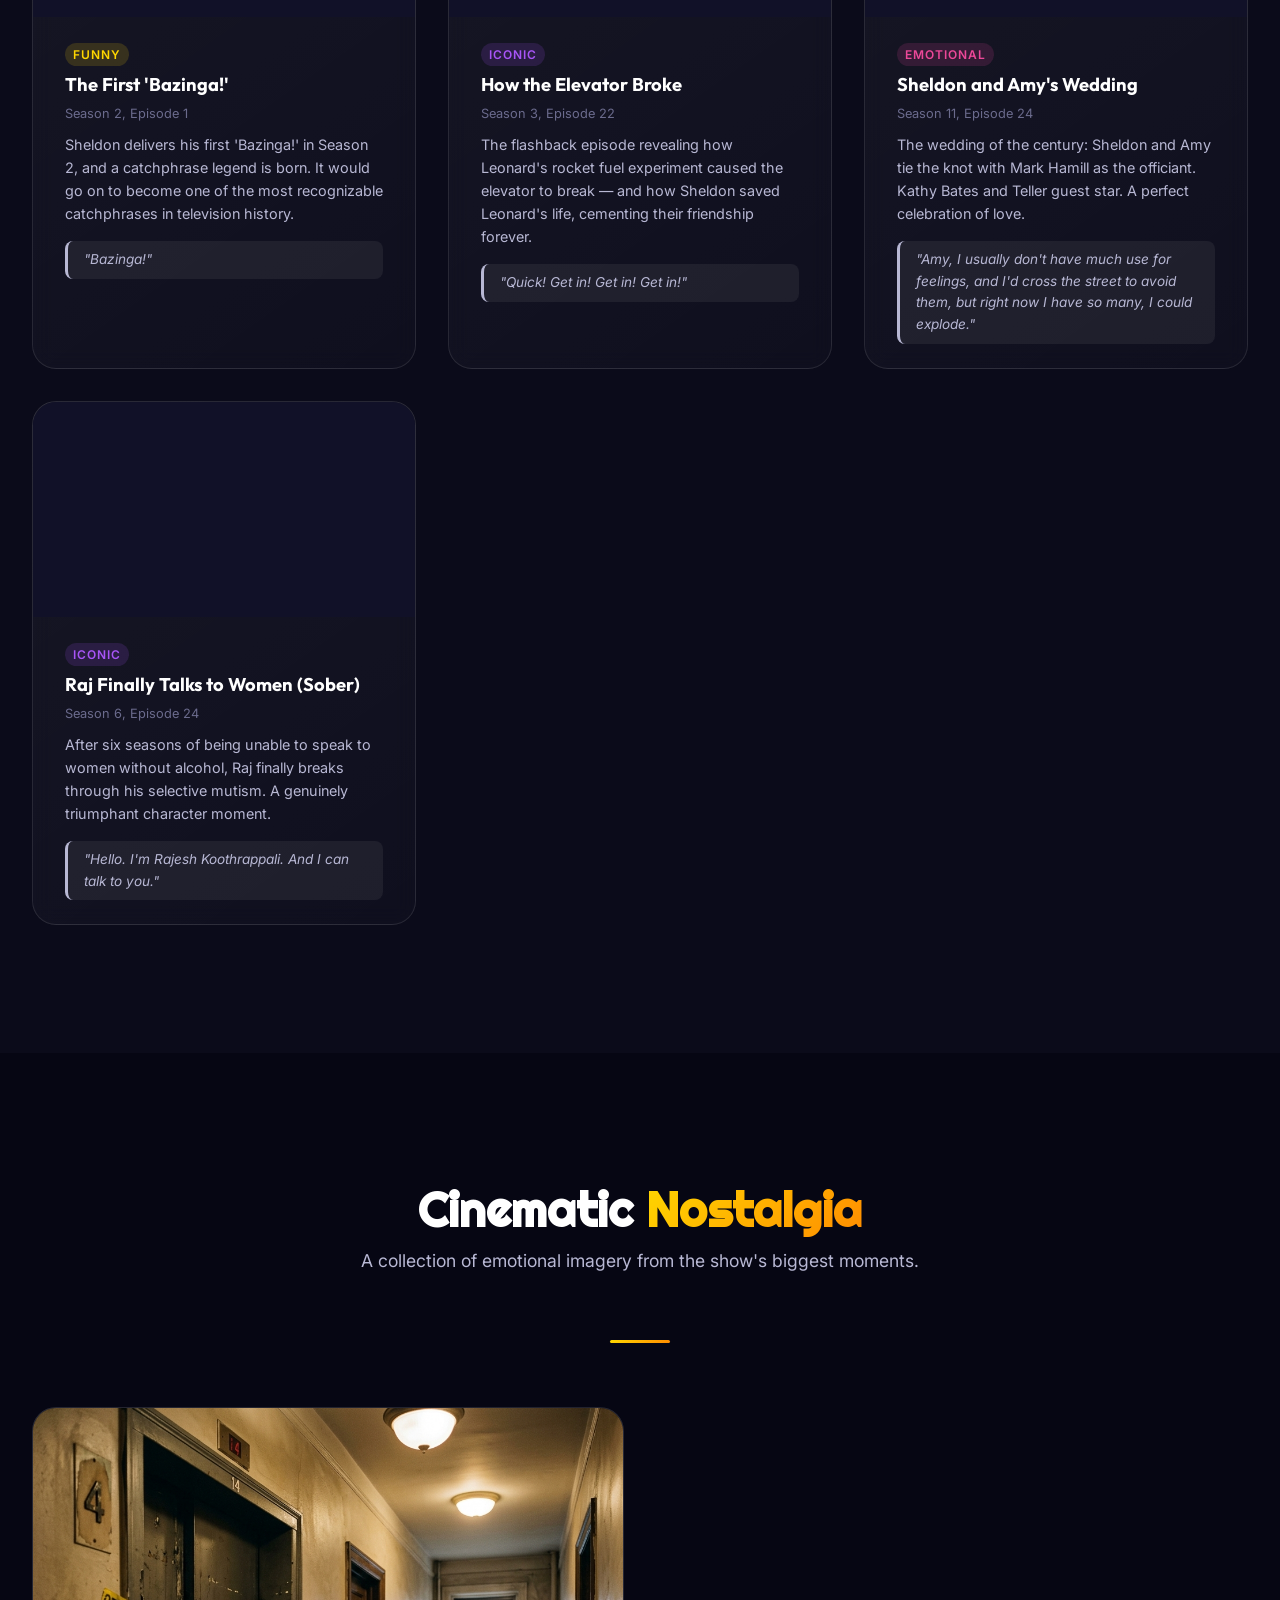
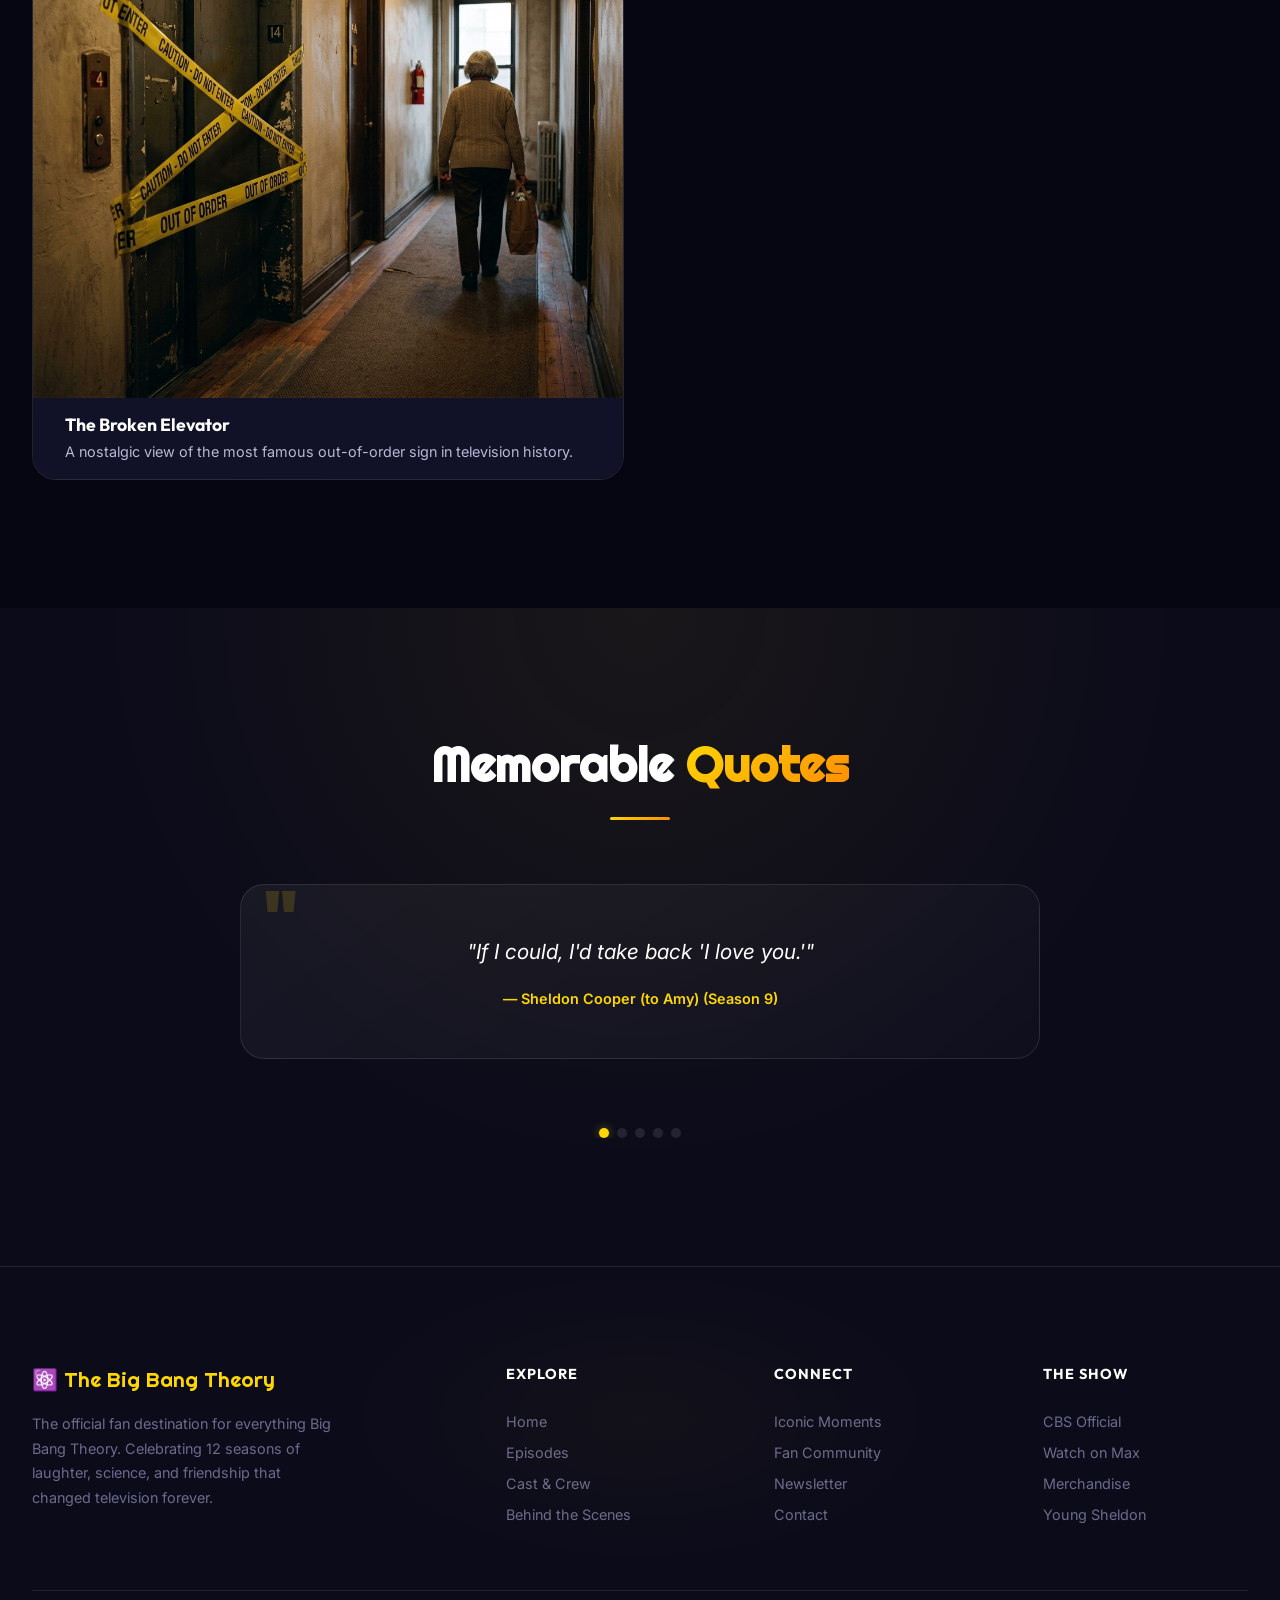
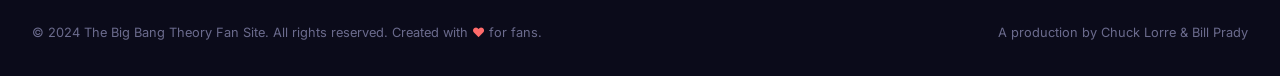
<file: moments.html>
<!DOCTYPE html>
<html lang="en">
<head>
    <meta charset="UTF-8">
    <meta name="viewport" content="width=device-width, initial-scale=1.0">
    <title>Iconic Moments - The Big Bang Theory Fan Website</title>
    <meta name="description" content="Relive the most emotional, hilarious, and iconic moments from The Big Bang Theory with embedded videos.">
    <link rel="stylesheet" href="css/styles.css">
</head>
<body>
    <div class="stars-bg"></div>
    <div id="nav-placeholder"></div>

    <header class="page-hero">
        <div class="container">
            <h1 class="page-hero-title reveal">Iconic Moments</h1>
            <p class="page-hero-subtitle reveal reveal-delay-1">Deep dive into nostalgia. Relive the laughter, the tears, and the scenes that made us fall in love with these characters.</p>
        </div>
    </header>

    <section class="section section-dark">
        <div class="container">
            <!-- Filters -->
            <div class="filter-chips reveal" id="moment-filters">
                <button class="filter-chip active" data-filter="all">All Moments</button>
                <button class="filter-chip" data-filter="emotional">Emotional</button>
                <button class="filter-chip" data-filter="romantic">Romantic</button>
                <button class="filter-chip" data-filter="funny">Funny</button>
                <button class="filter-chip" data-filter="heartwarming">Heartwarming</button>
                <button class="filter-chip" data-filter="iconic">Iconic</button>
            </div>

            <div class="grid grid-auto-fit reveal" id="moments-container">
                <!-- Generated by JS -->
            </div>
        </div>
    </section>

    <!-- Image Gallery -->
    <section class="section">
        <div class="container">
            <div class="section-header reveal">
                <h2 class="section-title">Cinematic <span class="highlight">Nostalgia</span></h2>
                <p class="section-subtitle">A collection of emotional imagery from the show's biggest moments.</p>
            </div>
            
            <div class="grid grid-2 reveal">
                <div class="card" style="padding: 0; overflow: hidden; border-radius: var(--radius-xl);">
                    <img src="images/elevator.jpg" alt="Broken Elevator" style="width: 100%; height: auto; object-fit: cover; display: block;">
                    <div style="padding: var(--space-md) var(--space-xl); background: var(--bg-secondary);">
                        <h3 class="font-heading" style="font-size: 1.1rem; margin-bottom: 0.25rem;">The Broken Elevator</h3>
                        <p class="text-secondary" style="font-size: 0.9rem;">A nostalgic view of the most famous out-of-order sign in television history.</p>
                    </div>
                </div>
            </div>
        </div>
    </section>

    <!-- Quotes Carousel -->
    <section class="section section-glass">
        <div class="container">
            <div class="section-header reveal">
                <h2 class="section-title">Memorable <span class="highlight">Quotes</span></h2>
            </div>
            
            <div class="carousel reveal" id="quotes-carousel">
                <div class="carousel-track" id="quotes-track">
                    <!-- Generated by JS -->
                </div>
                <div class="carousel-nav" id="quotes-nav"></div>
            </div>
        </div>
    </section>

    <div id="footer-placeholder"></div>
    <div class="back-to-top">↑</div>

    <script src="js/data.js"></script>
    <script src="js/script.js"></script>
    <script>
        document.addEventListener('DOMContentLoaded', () => {
            document.getElementById('nav-placeholder').innerHTML = getNavHTML('moments');
            document.getElementById('footer-placeholder').innerHTML = getFooterHTML();
            initNavigation();

            renderMoments();
            setupFilters();
            initQuotesCarousel();
        });

        function renderMoments(filter = 'all') {
            const container = document.getElementById('moments-container');
            container.innerHTML = '';

            const filteredMoments = filter === 'all' 
                ? MOMENTS 
                : MOMENTS.filter(m => m.category === filter);

            filteredMoments.forEach((moment, index) => {
                const delay = Math.min(index * 0.1, 0.4);
                const html = `
                    <div class="card moment-card" style="padding: 0; animation: scaleIn 0.5s ease ${delay}s both;">
                        <div class="moment-video">
                            <iframe src="https://www.youtube.com/embed/${moment.youtubeId}?modestbranding=1&rel=0" allowfullscreen></iframe>
                        </div>
                        <div class="moment-info">
                            <span class="moment-tag ${moment.category}">${moment.category}</span>
                            <h3 class="moment-title">${moment.title}</h3>
                            <div class="text-muted" style="font-size: 0.8rem; margin-bottom: 0.5rem;">Season ${moment.season}, Episode ${moment.episode}</div>
                            <p class="moment-description mb-md">${moment.description}</p>
                            <div class="cast-quote">"${moment.quote}"</div>
                        </div>
                    </div>
                `;
                container.insertAdjacentHTML('beforeend', html);
            });
        }

        function setupFilters() {
            const buttons = document.querySelectorAll('.filter-chip');
            buttons.forEach(btn => {
                btn.addEventListener('click', () => {
                    buttons.forEach(b => b.classList.remove('active'));
                    btn.classList.add('active');
                    renderMoments(btn.dataset.filter);
                });
            });
        }

        function initQuotesCarousel() {
            const track = document.getElementById('quotes-track');
            const nav = document.getElementById('quotes-nav');
            
            // Randomly select 5 quotes to display
            const shuffled = [...QUOTES].sort(() => 0.5 - Math.random());
            const selectedQuotes = shuffled.slice(0, 5);

            selectedQuotes.forEach((quote, index) => {
                // Slide
                const slide = document.createElement('div');
                slide.className = 'carousel-slide';
                slide.innerHTML = `
                    <div class="quote-block mx-auto" style="max-width: 800px; margin-top: 0; margin-bottom: 0;">
                        <p class="quote-text">"${quote.text}"</p>
                        <div class="quote-author">— ${quote.author} (Season ${quote.season})</div>
                    </div>
                `;
                track.appendChild(slide);

                // Dot
                const dot = document.createElement('div');
                dot.className = `carousel-dot ${index === 0 ? 'active' : ''}`;
                dot.onclick = () => goToSlide(index);
                nav.appendChild(dot);
            });

            let currentSlide = 0;
            const slides = document.querySelectorAll('.carousel-slide');
            const dots = document.querySelectorAll('.carousel-dot');

            function goToSlide(index) {
                track.style.transform = `translateX(-${index * 100}%)`;
                dots.forEach(d => d.classList.remove('active'));
                dots[index].classList.add('active');
                currentSlide = index;
            }

            // Auto advance
            setInterval(() => {
                let next = (currentSlide + 1) % selectedQuotes.length;
                goToSlide(next);
            }, 5000);
        }
    </script>
</body>
</html>
</file>
<file: css/styles.css>
/* ============================================
   THE BIG BANG THEORY - Official Fan Website
   Design System & Global Styles
   ============================================ */

/* Google Fonts */
@import url('https://fonts.googleapis.com/css2?family=Righteous&family=Inter:wght@300;400;500;600;700;800&family=Outfit:wght@300;400;500;600;700;800;900&display=swap');

/* ── CSS Custom Properties (Design Tokens) ── */
:root {
  /* Colors - Space & Science Theme */
  --bg-deep: #060613;
  --bg-primary: #0B0B1A;
  --bg-secondary: #111128;
  --bg-tertiary: #1a1a3a;
  --bg-card: rgba(255, 255, 255, 0.04);
  --bg-card-hover: rgba(255, 255, 255, 0.08);
  --glass: rgba(255, 255, 255, 0.06);
  --glass-strong: rgba(255, 255, 255, 0.1);
  --glass-border: rgba(255, 255, 255, 0.1);
  --glass-border-hover: rgba(255, 255, 255, 0.2);

  /* Accent Colors */
  --accent-gold: #FFD700;
  --accent-gold-dim: #B8960F;
  --accent-gold-glow: rgba(255, 215, 0, 0.15);
  --accent-cyan: #00D4FF;
  --accent-cyan-dim: #0099BB;
  --accent-cyan-glow: rgba(0, 212, 255, 0.15);
  --accent-red: #FF6B6B;
  --accent-purple: #A855F7;
  --accent-green: #22C55E;
  --accent-orange: #F59E0B;
  --accent-pink: #EC4899;

  /* Character Colors */
  --char-sheldon: #3B82F6;
  --char-leonard: #22C55E;
  --char-penny: #EC4899;
  --char-howard: #EF4444;
  --char-raj: #A855F7;
  --char-bernadette: #F59E0B;
  --char-amy: #14B8A6;
  --char-stuart: #6B7280;

  /* Text Colors */
  --text-primary: #FFFFFF;
  --text-secondary: #B8B8D4;
  --text-muted: #6B6B8D;
  --text-accent: var(--accent-gold);

  /* Gradients */
  --gradient-hero: linear-gradient(180deg, rgba(6,6,19,0) 0%, #060613 100%);
  --gradient-gold: linear-gradient(135deg, #FFD700 0%, #FF8C00 100%);
  --gradient-cyan: linear-gradient(135deg, #00D4FF 0%, #0066FF 100%);
  --gradient-purple: linear-gradient(135deg, #A855F7 0%, #6366F1 100%);
  --gradient-warm: linear-gradient(135deg, #FFD700 0%, #FF6B6B 100%);
  --gradient-card: linear-gradient(145deg, rgba(255,255,255,0.05) 0%, rgba(255,255,255,0.02) 100%);
  --gradient-bg-radial: radial-gradient(ellipse at 50% 0%, rgba(255,215,0,0.06) 0%, transparent 60%);

  /* Typography */
  --font-display: 'Righteous', 'Outfit', cursive;
  --font-heading: 'Outfit', 'Inter', sans-serif;
  --font-body: 'Inter', system-ui, sans-serif;

  /* Spacing */
  --space-2xs: 0.125rem;
  --space-xs: 0.25rem;
  --space-sm: 0.5rem;
  --space-md: 1rem;
  --space-lg: 1.5rem;
  --space-xl: 2rem;
  --space-2xl: 3rem;
  --space-3xl: 4rem;
  --space-4xl: 6rem;
  --space-5xl: 8rem;

  /* Border Radius */
  --radius-xs: 4px;
  --radius-sm: 8px;
  --radius-md: 12px;
  --radius-lg: 16px;
  --radius-xl: 24px;
  --radius-2xl: 32px;
  --radius-full: 9999px;

  /* Shadows */
  --shadow-sm: 0 2px 8px rgba(0, 0, 0, 0.3);
  --shadow-md: 0 4px 20px rgba(0, 0, 0, 0.4);
  --shadow-lg: 0 8px 40px rgba(0, 0, 0, 0.5);
  --shadow-xl: 0 16px 64px rgba(0, 0, 0, 0.6);
  --shadow-glow-gold: 0 0 30px rgba(255, 215, 0, 0.2), 0 0 60px rgba(255, 215, 0, 0.1);
  --shadow-glow-cyan: 0 0 30px rgba(0, 212, 255, 0.2), 0 0 60px rgba(0, 212, 255, 0.1);
  --shadow-glow-purple: 0 0 30px rgba(168, 85, 247, 0.2);
  --shadow-inset: inset 0 1px 0 rgba(255,255,255,0.05);

  /* Transitions */
  --ease-out-expo: cubic-bezier(0.16, 1, 0.3, 1);
  --ease-out-back: cubic-bezier(0.34, 1.56, 0.64, 1);
  --transition-fast: 0.15s var(--ease-out-expo);
  --transition-normal: 0.3s var(--ease-out-expo);
  --transition-slow: 0.5s var(--ease-out-expo);
  --transition-slower: 0.8s var(--ease-out-expo);

  /* Layout */
  --max-width: 1400px;
  --max-width-narrow: 1000px;
  --nav-height: 72px;
  --sidebar-width: 280px;
}

/* ── Reset & Base ── */
*, *::before, *::after {
  margin: 0;
  padding: 0;
  box-sizing: border-box;
}

html {
  scroll-behavior: smooth;
  font-size: 16px;
  -webkit-font-smoothing: antialiased;
  -moz-osx-font-smoothing: grayscale;
}

body {
  font-family: var(--font-body);
  background: var(--bg-deep);
  color: var(--text-primary);
  line-height: 1.6;
  overflow-x: hidden;
  min-height: 100vh;
}

img { max-width: 100%; display: block; }
a { color: inherit; text-decoration: none; }
ul, ol { list-style: none; }
button { font-family: inherit; cursor: pointer; border: none; background: none; }
input, select, textarea { font-family: inherit; }

/* ── Scrollbar ── */
::-webkit-scrollbar { width: 8px; }
::-webkit-scrollbar-track { background: var(--bg-deep); }
::-webkit-scrollbar-thumb {
  background: var(--accent-gold-dim);
  border-radius: var(--radius-full);
}
::-webkit-scrollbar-thumb:hover { background: var(--accent-gold); }

/* Selection */
::selection {
  background: rgba(255, 215, 0, 0.3);
  color: var(--text-primary);
}

/* ── Typography ── */
h1, h2, h3, h4, h5, h6 {
  font-family: var(--font-heading);
  font-weight: 700;
  line-height: 1.2;
  color: var(--text-primary);
}

.display-title {
  font-family: var(--font-display);
  font-size: clamp(2.5rem, 6vw, 5rem);
  letter-spacing: 1px;
  background: var(--gradient-gold);
  -webkit-background-clip: text;
  -webkit-text-fill-color: transparent;
  background-clip: text;
  filter: drop-shadow(0 2px 4px rgba(255, 215, 0, 0.3));
}

.section-title {
  font-family: var(--font-display);
  font-size: clamp(1.8rem, 4vw, 3rem);
  text-align: center;
  margin-bottom: var(--space-sm);
  position: relative;
}

.section-title .highlight {
  background: var(--gradient-gold);
  -webkit-background-clip: text;
  -webkit-text-fill-color: transparent;
  background-clip: text;
}

.section-subtitle {
  text-align: center;
  color: var(--text-secondary);
  font-size: 1.1rem;
  max-width: 600px;
  margin: 0 auto var(--space-3xl);
  line-height: 1.7;
}

.section-header {
  text-align: center;
  margin-bottom: var(--space-3xl);
}

.section-header::after {
  content: '';
  display: block;
  width: 60px;
  height: 3px;
  background: var(--gradient-gold);
  margin: var(--space-lg) auto 0;
  border-radius: var(--radius-full);
}

/* ── Particle Background ── */
.stars-bg {
  position: fixed;
  top: 0;
  left: 0;
  width: 100%;
  height: 100%;
  pointer-events: none;
  z-index: 0;
  overflow: hidden;
}

.stars-bg .star {
  position: absolute;
  width: 2px;
  height: 2px;
  background: #fff;
  border-radius: 50%;
  animation: twinkle var(--duration, 3s) infinite ease-in-out;
  opacity: 0;
}

@keyframes twinkle {
  0%, 100% { opacity: 0; transform: scale(0.5); }
  50% { opacity: var(--max-opacity, 0.8); transform: scale(1); }
}

/* ── Navigation ── */
.nav {
  position: fixed;
  top: 0;
  left: 0;
  right: 0;
  height: var(--nav-height);
  z-index: 1000;
  display: flex;
  align-items: center;
  justify-content: center;
  padding: 0 var(--space-xl);
  transition: var(--transition-normal);
  background: transparent;
}

.nav.scrolled {
  background: rgba(6, 6, 19, 0.9);
  backdrop-filter: blur(20px);
  -webkit-backdrop-filter: blur(20px);
  border-bottom: 1px solid var(--glass-border);
  box-shadow: var(--shadow-lg);
}

.nav-inner {
  display: flex;
  align-items: center;
  justify-content: space-between;
  width: 100%;
  max-width: var(--max-width);
}

.nav-logo {
  display: flex;
  align-items: center;
  gap: var(--space-sm);
  font-family: var(--font-display);
  font-size: 1.3rem;
  color: var(--accent-gold);
  text-shadow: 0 0 20px rgba(255, 215, 0, 0.3);
  white-space: nowrap;
}

.nav-logo .atom-icon {
  width: 36px;
  height: 36px;
  position: relative;
  animation: atomSpin 8s linear infinite;
}

.nav-logo .atom-icon::before,
.nav-logo .atom-icon::after {
  content: '';
  position: absolute;
  border: 2px solid var(--accent-gold);
  border-radius: 50%;
}

.nav-logo .atom-icon::before {
  width: 30px;
  height: 14px;
  top: 11px;
  left: 3px;
  transform: rotate(60deg);
}

.nav-logo .atom-icon::after {
  width: 30px;
  height: 14px;
  top: 11px;
  left: 3px;
  transform: rotate(-60deg);
}

.nav-logo .atom-nucleus {
  width: 6px;
  height: 6px;
  background: var(--accent-gold);
  border-radius: 50%;
  position: absolute;
  top: 50%;
  left: 50%;
  transform: translate(-50%, -50%);
  box-shadow: 0 0 10px var(--accent-gold);
}

@keyframes atomSpin {
  from { transform: rotate(0deg); }
  to { transform: rotate(360deg); }
}

.nav-links {
  display: flex;
  align-items: center;
  gap: var(--space-xs);
}

.nav-link {
  padding: var(--space-sm) var(--space-md);
  font-size: 0.9rem;
  font-weight: 500;
  color: var(--text-secondary);
  border-radius: var(--radius-sm);
  transition: var(--transition-fast);
  position: relative;
}

.nav-link:hover,
.nav-link.active {
  color: var(--accent-gold);
  background: var(--accent-gold-glow);
}

.nav-link.active::after {
  content: '';
  position: absolute;
  bottom: 4px;
  left: 50%;
  transform: translateX(-50%);
  width: 20px;
  height: 2px;
  background: var(--accent-gold);
  border-radius: var(--radius-full);
}

.nav-bazinga {
  padding: var(--space-sm) var(--space-lg);
  font-family: var(--font-display);
  font-size: 0.9rem;
  color: var(--bg-deep);
  background: var(--gradient-gold);
  border-radius: var(--radius-full);
  transition: var(--transition-normal);
  box-shadow: var(--shadow-glow-gold);
  letter-spacing: 1px;
}

.nav-bazinga:hover {
  transform: scale(1.05);
  box-shadow: 0 0 40px rgba(255, 215, 0, 0.4);
}

/* Mobile menu */
.nav-toggle {
  display: none;
  flex-direction: column;
  gap: 5px;
  padding: var(--space-sm);
  cursor: pointer;
  z-index: 1001;
}

.nav-toggle span {
  display: block;
  width: 24px;
  height: 2px;
  background: var(--text-primary);
  border-radius: var(--radius-full);
  transition: var(--transition-normal);
}

.nav-toggle.active span:nth-child(1) { transform: rotate(45deg) translate(5px, 5px); }
.nav-toggle.active span:nth-child(2) { opacity: 0; }
.nav-toggle.active span:nth-child(3) { transform: rotate(-45deg) translate(5px, -5px); }

/* ── Hero Section ── */
.hero {
  position: relative;
  min-height: 100vh;
  display: flex;
  align-items: center;
  justify-content: center;
  text-align: center;
  padding: var(--space-4xl) var(--space-xl);
  overflow: hidden;
}

.hero-bg {
  position: absolute;
  inset: 0;
  background-size: cover;
  background-position: center;
  opacity: 0.3;
}

.hero-bg::after {
  content: '';
  position: absolute;
  inset: 0;
  background: linear-gradient(180deg, 
    rgba(6,6,19,0.3) 0%, 
    rgba(6,6,19,0.6) 50%, 
    var(--bg-deep) 100%
  );
}

.hero-content {
  position: relative;
  z-index: 2;
  max-width: 900px;
  animation: fadeInUp 1s var(--ease-out-expo) both;
}

.hero-tagline {
  font-family: var(--font-body);
  font-size: clamp(1rem, 2vw, 1.3rem);
  color: var(--accent-gold);
  text-transform: uppercase;
  letter-spacing: 4px;
  margin-bottom: var(--space-lg);
  font-weight: 600;
}

.hero-title {
  font-family: var(--font-display);
  font-size: clamp(3rem, 8vw, 6.5rem);
  line-height: 1.05;
  margin-bottom: var(--space-xl);
  background: linear-gradient(135deg, #FFFFFF 0%, #FFD700 50%, #FF8C00 100%);
  -webkit-background-clip: text;
  -webkit-text-fill-color: transparent;
  background-clip: text;
  filter: drop-shadow(0 4px 8px rgba(255, 215, 0, 0.2));
}

.hero-description {
  font-size: clamp(1rem, 2vw, 1.25rem);
  color: var(--text-secondary);
  line-height: 1.8;
  margin-bottom: var(--space-2xl);
  max-width: 650px;
  margin-left: auto;
  margin-right: auto;
}

.hero-stats {
  display: flex;
  justify-content: center;
  gap: var(--space-3xl);
  margin-top: var(--space-3xl);
  flex-wrap: wrap;
}

.hero-stat {
  text-align: center;
}

.hero-stat-number {
  font-family: var(--font-display);
  font-size: clamp(2rem, 4vw, 3.5rem);
  color: var(--accent-gold);
  display: block;
  text-shadow: 0 0 30px rgba(255, 215, 0, 0.3);
}

.hero-stat-label {
  font-size: 0.85rem;
  color: var(--text-muted);
  text-transform: uppercase;
  letter-spacing: 2px;
  margin-top: var(--space-xs);
}

/* ── Page Hero (smaller, for inner pages) ── */
.page-hero {
  position: relative;
  padding: calc(var(--nav-height) + var(--space-4xl)) var(--space-xl) var(--space-3xl);
  text-align: center;
  background: var(--gradient-bg-radial), var(--bg-deep);
  border-bottom: 1px solid var(--glass-border);
  overflow: hidden;
}

.page-hero::before {
  content: '';
  position: absolute;
  top: -50%;
  left: 50%;
  transform: translateX(-50%);
  width: 800px;
  height: 800px;
  background: radial-gradient(circle, rgba(255,215,0,0.05) 0%, transparent 70%);
  pointer-events: none;
}

.page-hero-title {
  font-family: var(--font-display);
  font-size: clamp(2.5rem, 5vw, 4rem);
  margin-bottom: var(--space-md);
  background: var(--gradient-gold);
  -webkit-background-clip: text;
  -webkit-text-fill-color: transparent;
  background-clip: text;
  position: relative;
}

.page-hero-subtitle {
  color: var(--text-secondary);
  font-size: 1.15rem;
  max-width: 600px;
  margin: 0 auto;
  line-height: 1.7;
  position: relative;
}

/* ── Buttons ── */
.btn {
  display: inline-flex;
  align-items: center;
  gap: var(--space-sm);
  padding: var(--space-md) var(--space-xl);
  font-weight: 600;
  font-size: 0.95rem;
  border-radius: var(--radius-full);
  transition: var(--transition-normal);
  position: relative;
  overflow: hidden;
}

.btn::before {
  content: '';
  position: absolute;
  inset: 0;
  background: linear-gradient(135deg, rgba(255,255,255,0.1), rgba(255,255,255,0));
  opacity: 0;
  transition: var(--transition-normal);
}

.btn:hover::before { opacity: 1; }

.btn-primary {
  background: var(--gradient-gold);
  color: var(--bg-deep);
  box-shadow: var(--shadow-glow-gold);
}

.btn-primary:hover {
  transform: translateY(-2px);
  box-shadow: 0 0 40px rgba(255, 215, 0, 0.4), 0 8px 30px rgba(0,0,0,0.3);
}

.btn-secondary {
  background: transparent;
  color: var(--text-primary);
  border: 1px solid var(--glass-border-hover);
  backdrop-filter: blur(10px);
}

.btn-secondary:hover {
  background: var(--glass);
  border-color: var(--accent-gold);
  color: var(--accent-gold);
  transform: translateY(-2px);
}

.btn-icon {
  width: 44px;
  height: 44px;
  border-radius: 50%;
  display: flex;
  align-items: center;
  justify-content: center;
  background: var(--glass);
  border: 1px solid var(--glass-border);
  color: var(--text-secondary);
  transition: var(--transition-fast);
  padding: 0;
}

.btn-icon:hover {
  background: var(--accent-gold-glow);
  border-color: var(--accent-gold);
  color: var(--accent-gold);
}

/* ── Container ── */
.container {
  width: 100%;
  max-width: var(--max-width);
  margin: 0 auto;
  padding: 0 var(--space-xl);
}

.container-narrow {
  max-width: var(--max-width-narrow);
}

/* ── Section ── */
.section {
  padding: var(--space-5xl) 0;
  position: relative;
}

.section-dark { background: var(--bg-primary); }
.section-darker { background: var(--bg-deep); }
.section-glass {
  background: var(--gradient-bg-radial), var(--bg-primary);
}

/* ── Cards ── */
.card {
  background: var(--gradient-card);
  border: 1px solid var(--glass-border);
  border-radius: var(--radius-lg);
  padding: var(--space-xl);
  transition: var(--transition-normal);
  position: relative;
  overflow: hidden;
  backdrop-filter: blur(10px);
}

.card::before {
  content: '';
  position: absolute;
  inset: 0;
  background: linear-gradient(135deg, rgba(255,215,0,0.03), transparent);
  opacity: 0;
  transition: var(--transition-normal);
}

.card:hover {
  border-color: var(--glass-border-hover);
  transform: translateY(-4px);
  box-shadow: var(--shadow-lg);
}

.card:hover::before { opacity: 1; }

/* Episode Card */
.episode-card {
  display: flex;
  gap: var(--space-lg);
  align-items: flex-start;
  padding: var(--space-lg);
}

.episode-number {
  font-family: var(--font-display);
  font-size: 1.5rem;
  color: var(--accent-gold);
  min-width: 60px;
  height: 60px;
  display: flex;
  align-items: center;
  justify-content: center;
  border-radius: var(--radius-md);
  background: var(--accent-gold-glow);
  border: 1px solid rgba(255, 215, 0, 0.2);
  flex-shrink: 0;
}

.episode-info { flex: 1; }

.episode-title {
  font-family: var(--font-heading);
  font-size: 1.1rem;
  font-weight: 700;
  margin-bottom: var(--space-xs);
  color: var(--text-primary);
}

.episode-meta {
  display: flex;
  align-items: center;
  gap: var(--space-md);
  margin-bottom: var(--space-sm);
  font-size: 0.85rem;
  color: var(--text-muted);
  flex-wrap: wrap;
}

.episode-desc {
  color: var(--text-secondary);
  font-size: 0.9rem;
  line-height: 1.6;
}

.episode-trivia {
  margin-top: var(--space-sm);
  padding: var(--space-sm) var(--space-md);
  background: rgba(255, 215, 0, 0.05);
  border-left: 3px solid var(--accent-gold);
  border-radius: 0 var(--radius-sm) var(--radius-sm) 0;
  font-size: 0.85rem;
  color: var(--accent-gold);
}

.episode-trivia::before {
  content: '💡 ';
}

/* Cast Card */
.cast-card {
  text-align: center;
  padding: var(--space-2xl) var(--space-xl);
}

.cast-avatar {
  width: 120px;
  height: 120px;
  border-radius: 50%;
  margin: 0 auto var(--space-lg);
  display: flex;
  align-items: center;
  justify-content: center;
  font-family: var(--font-display);
  font-size: 2.5rem;
  color: white;
  position: relative;
  box-shadow: 0 0 0 3px var(--bg-deep), 0 0 0 5px var(--glass-border);
  transition: var(--transition-normal);
}

.cast-card:hover .cast-avatar {
  box-shadow: 0 0 0 3px var(--bg-deep), 0 0 0 5px var(--accent-gold), var(--shadow-glow-gold);
  transform: scale(1.05);
}

.cast-character {
  font-family: var(--font-heading);
  font-size: 1.2rem;
  font-weight: 700;
  margin-bottom: var(--space-2xs);
}

.cast-actor {
  font-size: 0.9rem;
  color: var(--text-muted);
  margin-bottom: var(--space-md);
}

.cast-quote {
  font-style: italic;
  font-size: 0.85rem;
  color: var(--text-secondary);
  padding: var(--space-sm) var(--space-md);
  background: var(--glass);
  border-radius: var(--radius-sm);
  border-left: 3px solid;
}

/* Moment Card */
.moment-card {
  border-radius: var(--radius-xl);
  overflow: hidden;
}

.moment-video {
  position: relative;
  width: 100%;
  padding-bottom: 56.25%; /* 16:9 */
  background: var(--bg-secondary);
}

.moment-video iframe {
  position: absolute;
  top: 0;
  left: 0;
  width: 100%;
  height: 100%;
  border: none;
}

.moment-info {
  padding: var(--space-lg) var(--space-xl);
}

.moment-title {
  font-family: var(--font-heading);
  font-size: 1.15rem;
  font-weight: 700;
  margin-bottom: var(--space-sm);
}

.moment-description {
  color: var(--text-secondary);
  font-size: 0.9rem;
  line-height: 1.6;
}

.moment-tag {
  display: inline-block;
  padding: var(--space-2xs) var(--space-sm);
  font-size: 0.75rem;
  font-weight: 600;
  text-transform: uppercase;
  letter-spacing: 1px;
  border-radius: var(--radius-full);
  margin-bottom: var(--space-sm);
}

.moment-tag.emotional { background: rgba(236, 72, 153, 0.15); color: var(--accent-pink); }
.moment-tag.funny { background: rgba(255, 215, 0, 0.15); color: var(--accent-gold); }
.moment-tag.romantic { background: rgba(239, 68, 68, 0.15); color: var(--accent-red); }
.moment-tag.iconic { background: rgba(168, 85, 247, 0.15); color: var(--accent-purple); }
.moment-tag.heartwarming { background: rgba(20, 184, 166, 0.15); color: var(--accent-green); }

/* Fact Card */
.fact-card {
  display: flex;
  gap: var(--space-lg);
  align-items: flex-start;
}

.fact-icon {
  width: 50px;
  height: 50px;
  border-radius: var(--radius-md);
  display: flex;
  align-items: center;
  justify-content: center;
  font-size: 1.5rem;
  flex-shrink: 0;
  background: var(--glass);
  border: 1px solid var(--glass-border);
}

.fact-content { flex: 1; }

.fact-title {
  font-weight: 700;
  margin-bottom: var(--space-xs);
  font-size: 1.05rem;
}

.fact-text {
  color: var(--text-secondary);
  font-size: 0.9rem;
  line-height: 1.7;
}

/* ── Rating Stars ── */
.rating {
  display: inline-flex;
  align-items: center;
  gap: var(--space-xs);
}

.rating-stars {
  color: var(--accent-gold);
  font-size: 0.9rem;
  letter-spacing: 1px;
}

.rating-value {
  font-weight: 700;
  font-size: 0.95rem;
  color: var(--accent-gold);
}

.rating-imdb {
  display: inline-flex;
  align-items: center;
  gap: var(--space-xs);
  padding: var(--space-2xs) var(--space-sm);
  background: rgba(255, 215, 0, 0.1);
  border-radius: var(--radius-full);
  font-size: 0.85rem;
  font-weight: 600;
  color: var(--accent-gold);
}

.rating-imdb::before {
  content: '⭐';
  font-size: 0.8rem;
}

/* ── Season Tabs ── */
.season-tabs {
  display: flex;
  gap: var(--space-xs);
  padding: var(--space-sm);
  background: var(--glass);
  border: 1px solid var(--glass-border);
  border-radius: var(--radius-xl);
  overflow-x: auto;
  -webkit-overflow-scrolling: touch;
  scrollbar-width: none;
  margin-bottom: var(--space-2xl);
}

.season-tabs::-webkit-scrollbar { display: none; }

.season-tab {
  padding: var(--space-sm) var(--space-md);
  font-size: 0.85rem;
  font-weight: 600;
  color: var(--text-muted);
  border-radius: var(--radius-lg);
  white-space: nowrap;
  transition: var(--transition-fast);
  min-width: fit-content;
}

.season-tab:hover {
  color: var(--text-primary);
  background: var(--glass);
}

.season-tab.active {
  color: var(--bg-deep);
  background: var(--gradient-gold);
  box-shadow: var(--shadow-glow-gold);
}

/* ── Search Bar ── */
.search-bar {
  position: relative;
  max-width: 500px;
  margin: 0 auto var(--space-2xl);
}

.search-input {
  width: 100%;
  padding: var(--space-md) var(--space-xl);
  padding-left: 50px;
  background: var(--glass);
  border: 1px solid var(--glass-border);
  border-radius: var(--radius-full);
  color: var(--text-primary);
  font-size: 0.95rem;
  transition: var(--transition-normal);
  outline: none;
}

.search-input::placeholder {
  color: var(--text-muted);
}

.search-input:focus {
  border-color: var(--accent-gold);
  box-shadow: var(--shadow-glow-gold);
  background: var(--glass-strong);
}

.search-icon {
  position: absolute;
  left: var(--space-lg);
  top: 50%;
  transform: translateY(-50%);
  color: var(--text-muted);
  font-size: 1rem;
}

/* ── Quote Block ── */
.quote-block {
  position: relative;
  padding: var(--space-2xl) var(--space-3xl);
  background: var(--gradient-card);
  border: 1px solid var(--glass-border);
  border-radius: var(--radius-xl);
  text-align: center;
  margin: var(--space-2xl) 0;
}

.quote-block::before {
  content: '"';
  font-family: var(--font-display);
  font-size: 6rem;
  color: var(--accent-gold);
  opacity: 0.15;
  position: absolute;
  top: -10px;
  left: 20px;
  line-height: 1;
}

.quote-text {
  font-size: 1.3rem;
  font-style: italic;
  color: var(--text-primary);
  line-height: 1.8;
  margin-bottom: var(--space-md);
}

.quote-author {
  color: var(--accent-gold);
  font-weight: 600;
  font-size: 0.9rem;
}

/* ── Grid Layouts ── */
.grid {
  display: grid;
  gap: var(--space-xl);
}

.grid-2 { grid-template-columns: repeat(2, 1fr); }
.grid-3 { grid-template-columns: repeat(3, 1fr); }
.grid-4 { grid-template-columns: repeat(4, 1fr); }

.grid-auto-fit {
  grid-template-columns: repeat(auto-fit, minmax(300px, 1fr));
}

.grid-auto-fill {
  grid-template-columns: repeat(auto-fill, minmax(280px, 1fr));
}

/* ── Timeline ── */
.timeline {
  position: relative;
  padding: var(--space-xl) 0;
}

.timeline::before {
  content: '';
  position: absolute;
  left: 50%;
  top: 0;
  bottom: 0;
  width: 2px;
  background: linear-gradient(180deg, transparent, var(--accent-gold), var(--accent-gold), transparent);
  transform: translateX(-50%);
}

.timeline-item {
  position: relative;
  width: 50%;
  padding: var(--space-xl);
}

.timeline-item:nth-child(odd) {
  padding-right: var(--space-3xl);
  text-align: right;
}

.timeline-item:nth-child(even) {
  margin-left: 50%;
  padding-left: var(--space-3xl);
}

.timeline-dot {
  position: absolute;
  width: 16px;
  height: 16px;
  background: var(--accent-gold);
  border-radius: 50%;
  top: var(--space-xl);
  box-shadow: 0 0 20px rgba(255, 215, 0, 0.4);
}

.timeline-item:nth-child(odd) .timeline-dot { right: -8px; }
.timeline-item:nth-child(even) .timeline-dot { left: -8px; }

.timeline-year {
  font-family: var(--font-display);
  font-size: 1.5rem;
  color: var(--accent-gold);
  margin-bottom: var(--space-sm);
}

.timeline-content {
  color: var(--text-secondary);
  font-size: 0.95rem;
  line-height: 1.7;
}

/* ── Stats Counter ── */
.stats-grid {
  display: grid;
  grid-template-columns: repeat(auto-fit, minmax(180px, 1fr));
  gap: var(--space-xl);
}

.stat-item {
  text-align: center;
  padding: var(--space-xl);
  background: var(--gradient-card);
  border: 1px solid var(--glass-border);
  border-radius: var(--radius-lg);
  transition: var(--transition-normal);
}

.stat-item:hover {
  transform: translateY(-4px);
  border-color: var(--accent-gold);
  box-shadow: var(--shadow-glow-gold);
}

.stat-number {
  font-family: var(--font-display);
  font-size: clamp(2rem, 4vw, 3rem);
  color: var(--accent-gold);
  margin-bottom: var(--space-xs);
}

.stat-label {
  font-size: 0.85rem;
  color: var(--text-muted);
  text-transform: uppercase;
  letter-spacing: 2px;
}

/* ── Tags / Badges ── */
.tag {
  display: inline-flex;
  align-items: center;
  gap: var(--space-2xs);
  padding: var(--space-2xs) var(--space-sm);
  font-size: 0.75rem;
  font-weight: 600;
  border-radius: var(--radius-full);
  text-transform: uppercase;
  letter-spacing: 0.5px;
}

.tag-gold { background: rgba(255,215,0,0.12); color: var(--accent-gold); }
.tag-cyan { background: rgba(0,212,255,0.12); color: var(--accent-cyan); }
.tag-purple { background: rgba(168,85,247,0.12); color: var(--accent-purple); }
.tag-green { background: rgba(34,197,94,0.12); color: var(--accent-green); }
.tag-red { background: rgba(239,68,68,0.12); color: var(--accent-red); }

/* ── Divider ── */
.divider {
  height: 1px;
  background: linear-gradient(90deg, transparent, var(--glass-border), transparent);
  margin: var(--space-3xl) 0;
}

/* ── YouTube Embed Container ── */
.video-container {
  position: relative;
  width: 100%;
  padding-bottom: 56.25%;
  border-radius: var(--radius-lg);
  overflow: hidden;
  background: var(--bg-secondary);
  box-shadow: var(--shadow-lg);
}

.video-container iframe {
  position: absolute;
  top: 0;
  left: 0;
  width: 100%;
  height: 100%;
  border: none;
}

/* ── Footer ── */
.footer {
  padding: var(--space-4xl) 0 var(--space-xl);
  background: var(--bg-primary);
  border-top: 1px solid var(--glass-border);
  position: relative;
  overflow: hidden;
}

.footer::before {
  content: '';
  position: absolute;
  top: 0;
  left: 50%;
  transform: translateX(-50%);
  width: 600px;
  height: 300px;
  background: radial-gradient(ellipse, rgba(255,215,0,0.03) 0%, transparent 70%);
  pointer-events: none;
}

.footer-grid {
  display: grid;
  grid-template-columns: 2fr 1fr 1fr 1fr;
  gap: var(--space-3xl);
  margin-bottom: var(--space-3xl);
}

.footer-brand {
  font-family: var(--font-display);
  font-size: 1.3rem;
  color: var(--accent-gold);
  margin-bottom: var(--space-md);
}

.footer-desc {
  color: var(--text-muted);
  font-size: 0.9rem;
  line-height: 1.7;
  max-width: 300px;
}

.footer-title {
  font-family: var(--font-heading);
  font-weight: 700;
  font-size: 0.9rem;
  text-transform: uppercase;
  letter-spacing: 1px;
  color: var(--text-primary);
  margin-bottom: var(--space-lg);
}

.footer-links {
  display: flex;
  flex-direction: column;
  gap: var(--space-sm);
}

.footer-link {
  color: var(--text-muted);
  font-size: 0.9rem;
  transition: var(--transition-fast);
}

.footer-link:hover {
  color: var(--accent-gold);
  transform: translateX(4px);
}

.footer-bottom {
  display: flex;
  align-items: center;
  justify-content: space-between;
  padding-top: var(--space-xl);
  border-top: 1px solid var(--glass-border);
  font-size: 0.8rem;
  color: var(--text-muted);
}

.footer-hearts {
  color: var(--accent-red);
}

/* ── Animations ── */
@keyframes fadeIn {
  from { opacity: 0; }
  to { opacity: 1; }
}

@keyframes fadeInUp {
  from { opacity: 0; transform: translateY(30px); }
  to { opacity: 1; transform: translateY(0); }
}

@keyframes fadeInDown {
  from { opacity: 0; transform: translateY(-30px); }
  to { opacity: 1; transform: translateY(0); }
}

@keyframes fadeInLeft {
  from { opacity: 0; transform: translateX(-30px); }
  to { opacity: 1; transform: translateX(0); }
}

@keyframes fadeInRight {
  from { opacity: 0; transform: translateX(30px); }
  to { opacity: 1; transform: translateX(0); }
}

@keyframes scaleIn {
  from { opacity: 0; transform: scale(0.9); }
  to { opacity: 1; transform: scale(1); }
}

@keyframes slideUp {
  from { transform: translateY(100%); }
  to { transform: translateY(0); }
}

@keyframes pulse {
  0%, 100% { transform: scale(1); }
  50% { transform: scale(1.05); }
}

@keyframes glow {
  0%, 100% { box-shadow: 0 0 20px rgba(255, 215, 0, 0.2); }
  50% { box-shadow: 0 0 40px rgba(255, 215, 0, 0.4); }
}

@keyframes float {
  0%, 100% { transform: translateY(0); }
  50% { transform: translateY(-10px); }
}

@keyframes shimmer {
  0% { background-position: -200% 0; }
  100% { background-position: 200% 0; }
}

@keyframes rotateIn {
  from { opacity: 0; transform: rotate(-10deg) scale(0.9); }
  to { opacity: 1; transform: rotate(0) scale(1); }
}

/* Scroll Reveal */
.reveal {
  opacity: 0;
  transform: translateY(30px);
  transition: opacity 0.6s var(--ease-out-expo), transform 0.6s var(--ease-out-expo);
}

.reveal.visible {
  opacity: 1;
  transform: translateY(0);
}

.reveal-delay-1 { transition-delay: 0.1s; }
.reveal-delay-2 { transition-delay: 0.2s; }
.reveal-delay-3 { transition-delay: 0.3s; }
.reveal-delay-4 { transition-delay: 0.4s; }
.reveal-delay-5 { transition-delay: 0.5s; }

/* ── Utility Classes ── */
.text-center { text-align: center; }
.text-left { text-align: left; }
.text-right { text-align: right; }
.text-gold { color: var(--accent-gold); }
.text-cyan { color: var(--accent-cyan); }
.text-muted { color: var(--text-muted); }
.text-secondary { color: var(--text-secondary); }

.flex { display: flex; }
.flex-col { flex-direction: column; }
.flex-wrap { flex-wrap: wrap; }
.items-center { align-items: center; }
.justify-center { justify-content: center; }
.justify-between { justify-content: space-between; }
.gap-sm { gap: var(--space-sm); }
.gap-md { gap: var(--space-md); }
.gap-lg { gap: var(--space-lg); }
.gap-xl { gap: var(--space-xl); }

.mt-0 { margin-top: 0; }
.mt-md { margin-top: var(--space-md); }
.mt-lg { margin-top: var(--space-lg); }
.mt-xl { margin-top: var(--space-xl); }
.mt-2xl { margin-top: var(--space-2xl); }
.mb-0 { margin-bottom: 0; }
.mb-md { margin-bottom: var(--space-md); }
.mb-lg { margin-bottom: var(--space-lg); }
.mb-xl { margin-bottom: var(--space-xl); }
.mb-2xl { margin-bottom: var(--space-2xl); }

.w-full { width: 100%; }
.mx-auto { margin-left: auto; margin-right: auto; }

.relative { position: relative; }
.overflow-hidden { overflow: hidden; }
.hidden { display: none; }

/* ── Loading / Skeleton ── */
.skeleton {
  background: linear-gradient(90deg, var(--glass) 25%, var(--glass-strong) 50%, var(--glass) 75%);
  background-size: 200% 100%;
  animation: shimmer 1.5s infinite;
  border-radius: var(--radius-sm);
}

/* ── Modal ── */
.modal-overlay {
  position: fixed;
  inset: 0;
  background: rgba(0, 0, 0, 0.8);
  backdrop-filter: blur(10px);
  z-index: 2000;
  display: flex;
  align-items: center;
  justify-content: center;
  padding: var(--space-xl);
  opacity: 0;
  visibility: hidden;
  transition: var(--transition-normal);
}

.modal-overlay.active {
  opacity: 1;
  visibility: visible;
}

.modal {
  background: var(--bg-secondary);
  border: 1px solid var(--glass-border);
  border-radius: var(--radius-xl);
  max-width: 600px;
  width: 100%;
  max-height: 80vh;
  overflow-y: auto;
  padding: var(--space-2xl);
  transform: scale(0.9) translateY(20px);
  transition: var(--transition-normal);
}

.modal-overlay.active .modal {
  transform: scale(1) translateY(0);
}

.modal-close {
  position: absolute;
  top: var(--space-md);
  right: var(--space-md);
  width: 36px;
  height: 36px;
  border-radius: 50%;
  display: flex;
  align-items: center;
  justify-content: center;
  background: var(--glass);
  color: var(--text-muted);
  font-size: 1.2rem;
  transition: var(--transition-fast);
}

.modal-close:hover {
  background: rgba(239, 68, 68, 0.2);
  color: var(--accent-red);
}

/* ── Tooltip ── */
[data-tooltip] {
  position: relative;
}

[data-tooltip]::after {
  content: attr(data-tooltip);
  position: absolute;
  bottom: calc(100% + 8px);
  left: 50%;
  transform: translateX(-50%) translateY(4px);
  background: var(--bg-tertiary);
  color: var(--text-primary);
  font-size: 0.8rem;
  padding: var(--space-xs) var(--space-sm);
  border-radius: var(--radius-sm);
  white-space: nowrap;
  opacity: 0;
  visibility: hidden;
  transition: var(--transition-fast);
  pointer-events: none;
  border: 1px solid var(--glass-border);
}

[data-tooltip]:hover::after {
  opacity: 1;
  visibility: visible;
  transform: translateX(-50%) translateY(0);
}

/* ── Crew Section ── */
.crew-grid {
  display: grid;
  grid-template-columns: repeat(auto-fill, minmax(220px, 1fr));
  gap: var(--space-md);
}

.crew-item {
  display: flex;
  align-items: center;
  gap: var(--space-md);
  padding: var(--space-md);
  background: var(--gradient-card);
  border: 1px solid var(--glass-border);
  border-radius: var(--radius-md);
  transition: var(--transition-fast);
}

.crew-item:hover {
  border-color: var(--glass-border-hover);
  background: var(--bg-card-hover);
}

.crew-avatar {
  width: 44px;
  height: 44px;
  border-radius: 50%;
  display: flex;
  align-items: center;
  justify-content: center;
  font-weight: 700;
  font-size: 0.9rem;
  background: var(--glass-strong);
  color: var(--accent-cyan);
  flex-shrink: 0;
}

.crew-name {
  font-weight: 600;
  font-size: 0.9rem;
}

.crew-role {
  font-size: 0.8rem;
  color: var(--text-muted);
}

/* ── Tabs (Generic) ── */
.tabs {
  display: flex;
  gap: var(--space-xs);
  padding: var(--space-xs);
  background: var(--glass);
  border: 1px solid var(--glass-border);
  border-radius: var(--radius-lg);
  overflow-x: auto;
  scrollbar-width: none;
}

.tabs::-webkit-scrollbar { display: none; }

.tab {
  padding: var(--space-sm) var(--space-lg);
  font-size: 0.9rem;
  font-weight: 500;
  color: var(--text-muted);
  border-radius: var(--radius-md);
  white-space: nowrap;
  transition: var(--transition-fast);
  cursor: pointer;
}

.tab:hover { color: var(--text-primary); background: var(--glass); }
.tab.active { color: var(--bg-deep); background: var(--gradient-gold); }

/* ── Filter Chips ── */
.filter-chips {
  display: flex;
  flex-wrap: wrap;
  gap: var(--space-sm);
  justify-content: center;
  margin-bottom: var(--space-2xl);
}

.filter-chip {
  padding: var(--space-sm) var(--space-md);
  font-size: 0.85rem;
  font-weight: 500;
  color: var(--text-secondary);
  background: var(--glass);
  border: 1px solid var(--glass-border);
  border-radius: var(--radius-full);
  cursor: pointer;
  transition: var(--transition-fast);
}

.filter-chip:hover {
  color: var(--text-primary);
  border-color: var(--glass-border-hover);
}

.filter-chip.active {
  color: var(--accent-gold);
  border-color: var(--accent-gold);
  background: var(--accent-gold-glow);
}

/* ── Accordion (for BTS page) ── */
.accordion-item {
  border: 1px solid var(--glass-border);
  border-radius: var(--radius-lg);
  margin-bottom: var(--space-md);
  overflow: hidden;
  transition: var(--transition-normal);
}

.accordion-item:hover {
  border-color: var(--glass-border-hover);
}

.accordion-header {
  display: flex;
  align-items: center;
  justify-content: space-between;
  padding: var(--space-lg) var(--space-xl);
  cursor: pointer;
  background: var(--gradient-card);
  transition: var(--transition-fast);
}

.accordion-header:hover {
  background: var(--bg-card-hover);
}

.accordion-header h3 {
  font-size: 1rem;
  font-weight: 600;
  display: flex;
  align-items: center;
  gap: var(--space-sm);
}

.accordion-icon {
  font-size: 1.2rem;
  color: var(--accent-gold);
  transition: var(--transition-normal);
}

.accordion-item.active .accordion-icon {
  transform: rotate(180deg);
}

.accordion-body {
  max-height: 0;
  overflow: hidden;
  transition: max-height 0.4s var(--ease-out-expo);
}

.accordion-item.active .accordion-body {
  max-height: 2000px;
}

.accordion-content {
  padding: 0 var(--space-xl) var(--space-xl);
  color: var(--text-secondary);
  line-height: 1.8;
}

/* ── Back to Top ── */
.back-to-top {
  position: fixed;
  bottom: var(--space-xl);
  right: var(--space-xl);
  width: 48px;
  height: 48px;
  border-radius: 50%;
  background: var(--gradient-gold);
  color: var(--bg-deep);
  display: flex;
  align-items: center;
  justify-content: center;
  font-size: 1.2rem;
  box-shadow: var(--shadow-glow-gold);
  opacity: 0;
  visibility: hidden;
  transform: translateY(20px);
  transition: var(--transition-normal);
  z-index: 500;
  cursor: pointer;
}

.back-to-top.visible {
  opacity: 1;
  visibility: visible;
  transform: translateY(0);
}

.back-to-top:hover {
  transform: translateY(-4px);
  box-shadow: 0 0 40px rgba(255, 215, 0, 0.5);
}

/* ── Responsive ── */
@media (max-width: 1024px) {
  .grid-4 { grid-template-columns: repeat(2, 1fr); }
  .grid-3 { grid-template-columns: repeat(2, 1fr); }
  .footer-grid { grid-template-columns: 1fr 1fr; gap: var(--space-2xl); }
  .timeline-item { width: 100%; padding-left: var(--space-3xl) !important; padding-right: var(--space-md) !important; text-align: left !important; }
  .timeline-item:nth-child(even) { margin-left: 0; }
  .timeline::before { left: 16px; }
  .timeline-dot { left: 8px !important; right: auto !important; }
}

@media (max-width: 768px) {
  :root {
    --nav-height: 64px;
  }

  .nav-links {
    position: fixed;
    top: 0;
    right: -100%;
    width: 280px;
    height: 100vh;
    flex-direction: column;
    align-items: flex-start;
    padding: calc(var(--nav-height) + var(--space-xl)) var(--space-xl);
    background: var(--bg-secondary);
    border-left: 1px solid var(--glass-border);
    transition: var(--transition-normal);
    gap: var(--space-xs);
  }

  .nav-links.open { right: 0; }
  .nav-toggle { display: flex; }
  .nav-bazinga { display: none; }

  .grid-2, .grid-3, .grid-4 { grid-template-columns: 1fr; }
  .grid-auto-fit { grid-template-columns: 1fr; }
  .grid-auto-fill { grid-template-columns: 1fr; }

  .hero-stats { gap: var(--space-xl); }
  .footer-grid { grid-template-columns: 1fr; }
  .footer-bottom { flex-direction: column; gap: var(--space-sm); text-align: center; }

  .episode-card {
    flex-direction: column;
    gap: var(--space-md);
  }

  .episode-number {
    min-width: auto;
    width: auto;
    padding: var(--space-xs) var(--space-md);
    display: inline-flex;
  }

  .section {
    padding: var(--space-3xl) 0;
  }

  .container {
    padding: 0 var(--space-md);
  }

  .page-hero {
    padding: calc(var(--nav-height) + var(--space-2xl)) var(--space-md) var(--space-2xl);
  }
}

@media (max-width: 480px) {
  .hero-title { font-size: clamp(2rem, 10vw, 3.5rem); }
  .page-hero-title { font-size: clamp(1.8rem, 8vw, 2.5rem); }
  .stats-grid { grid-template-columns: repeat(2, 1fr); }
}

/* ── Decorative Elements ── */
.atom-decoration {
  position: absolute;
  width: 200px;
  height: 200px;
  border: 1px solid rgba(255, 215, 0, 0.1);
  border-radius: 50%;
  animation: atomSpin 20s linear infinite;
  pointer-events: none;
}

.atom-decoration::before {
  content: '';
  position: absolute;
  inset: 20px;
  border: 1px solid rgba(0, 212, 255, 0.1);
  border-radius: 50%;
  animation: atomSpin 15s linear infinite reverse;
}

.floating-equation {
  position: absolute;
  font-family: 'Courier New', monospace;
  color: rgba(255, 215, 0, 0.05);
  font-size: 0.9rem;
  pointer-events: none;
  animation: float 6s ease-in-out infinite;
  white-space: nowrap;
}

/* ── Number Counter Animation ── */
.count-up {
  display: inline-block;
}

/* ── Carousel / Slider ── */
.carousel {
  position: relative;
  overflow: hidden;
}

.carousel-track {
  display: flex;
  transition: transform 0.5s var(--ease-out-expo);
}

.carousel-slide {
  flex: 0 0 100%;
  padding: 0 var(--space-md);
}

.carousel-nav {
  display: flex;
  justify-content: center;
  gap: var(--space-sm);
  margin-top: var(--space-xl);
}

.carousel-dot {
  width: 10px;
  height: 10px;
  border-radius: 50%;
  background: var(--glass-border);
  cursor: pointer;
  transition: var(--transition-fast);
}

.carousel-dot.active {
  background: var(--accent-gold);
  box-shadow: 0 0 10px rgba(255, 215, 0, 0.4);
}

/* ── Easter Egg: Bazinga Animation ── */
.bazinga-toast {
  position: fixed;
  top: 50%;
  left: 50%;
  transform: translate(-50%, -50%) scale(0);
  font-family: var(--font-display);
  font-size: 4rem;
  color: var(--accent-gold);
  text-shadow: 0 0 40px rgba(255, 215, 0, 0.5);
  z-index: 3000;
  pointer-events: none;
  animation: bazingaPop 1.5s var(--ease-out-back) forwards;
}

@keyframes bazingaPop {
  0% { transform: translate(-50%, -50%) scale(0) rotate(-15deg); opacity: 0; }
  30% { transform: translate(-50%, -50%) scale(1.2) rotate(5deg); opacity: 1; }
  50% { transform: translate(-50%, -50%) scale(1) rotate(0deg); opacity: 1; }
  100% { transform: translate(-50%, -50%) scale(0.8) rotate(-5deg); opacity: 0; }
}

/* ── Category Header ── */
.category-header {
  display: flex;
  align-items: center;
  gap: var(--space-md);
  margin-bottom: var(--space-xl);
  padding-bottom: var(--space-md);
  border-bottom: 1px solid var(--glass-border);
}

.category-header h2 {
  font-family: var(--font-heading);
  font-size: 1.3rem;
  font-weight: 700;
}

.category-header .category-count {
  padding: var(--space-2xs) var(--space-sm);
  background: var(--accent-gold-glow);
  color: var(--accent-gold);
  font-size: 0.8rem;
  font-weight: 600;
  border-radius: var(--radius-full);
}

/* ── Notification Badge ── */
.badge {
  display: inline-flex;
  align-items: center;
  justify-content: center;
  min-width: 20px;
  height: 20px;
  padding: 0 6px;
  font-size: 0.7rem;
  font-weight: 700;
  color: white;
  background: var(--accent-red);
  border-radius: var(--radius-full);
}

/* ── Print Styles ── */
@media print {
  .nav, .back-to-top, .stars-bg { display: none; }
  body { background: white; color: black; }
  .card { border: 1px solid #ddd; background: white; }
}
</file>
